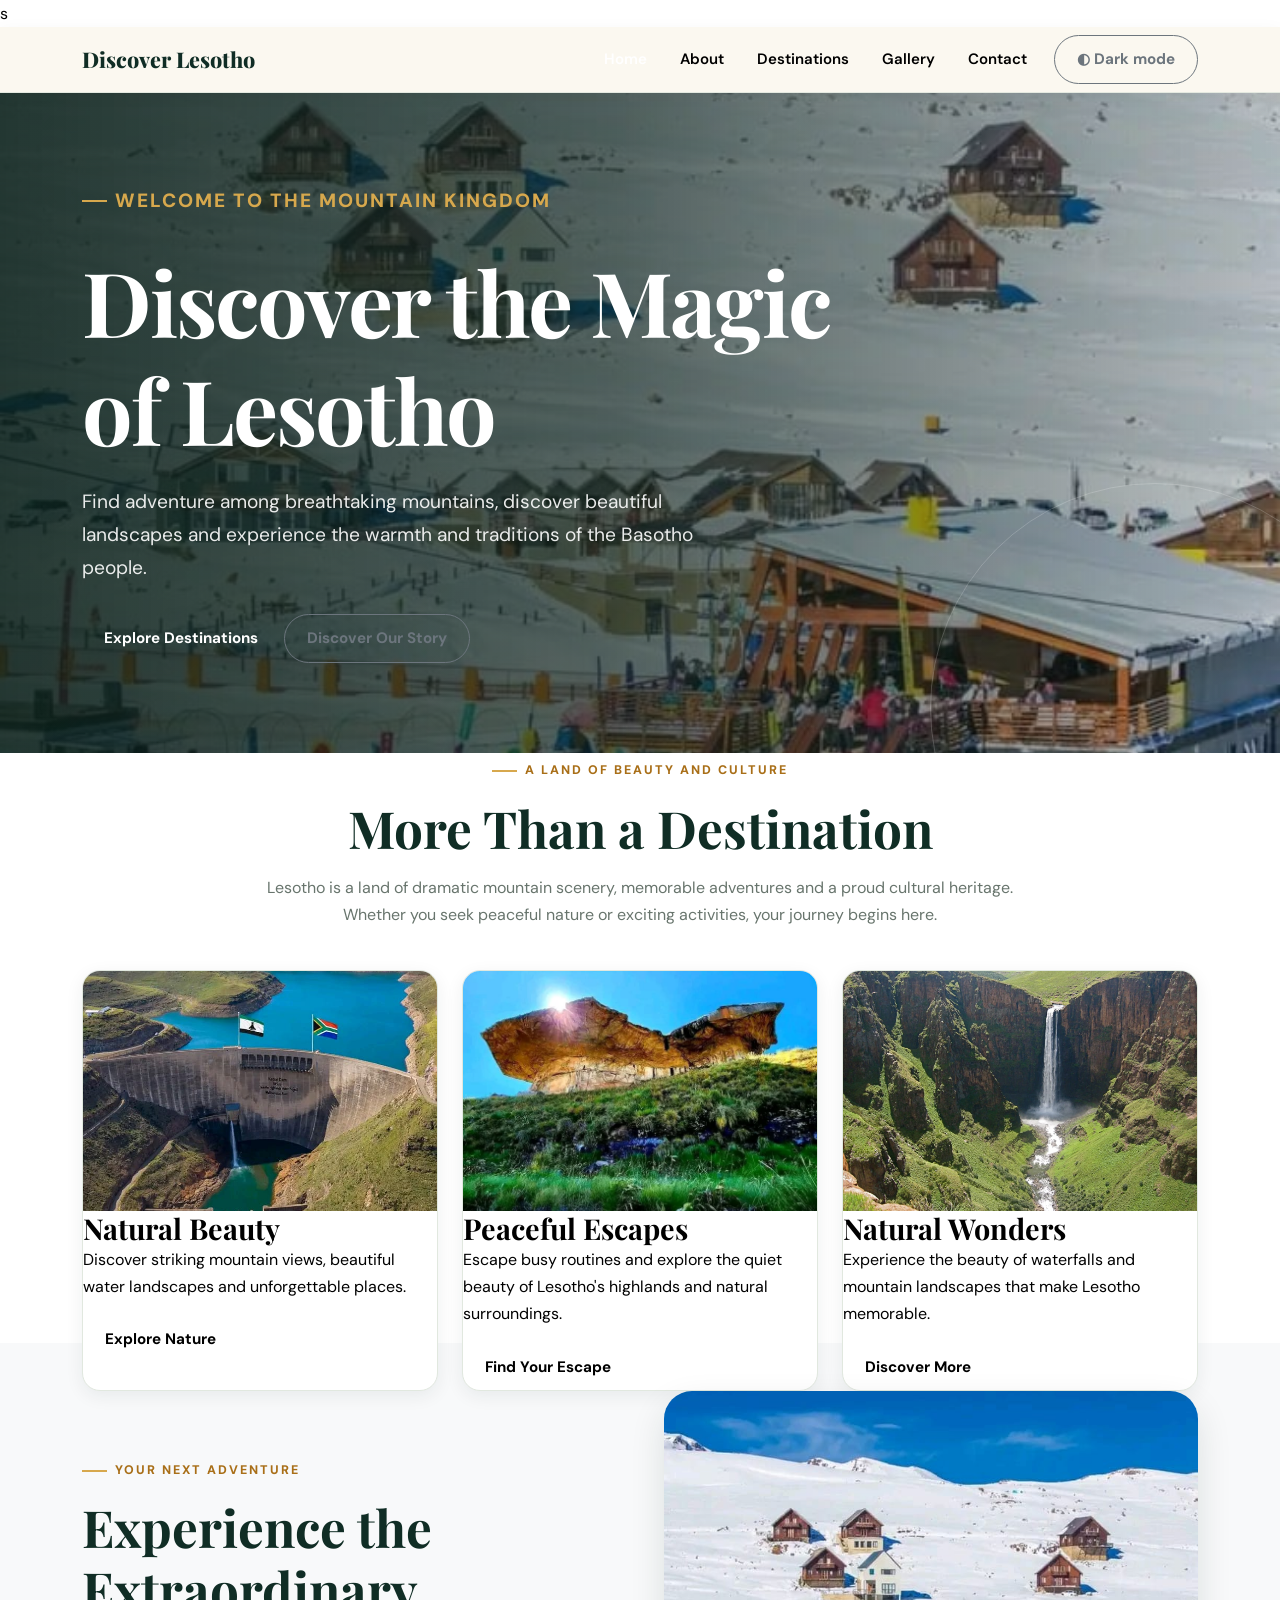
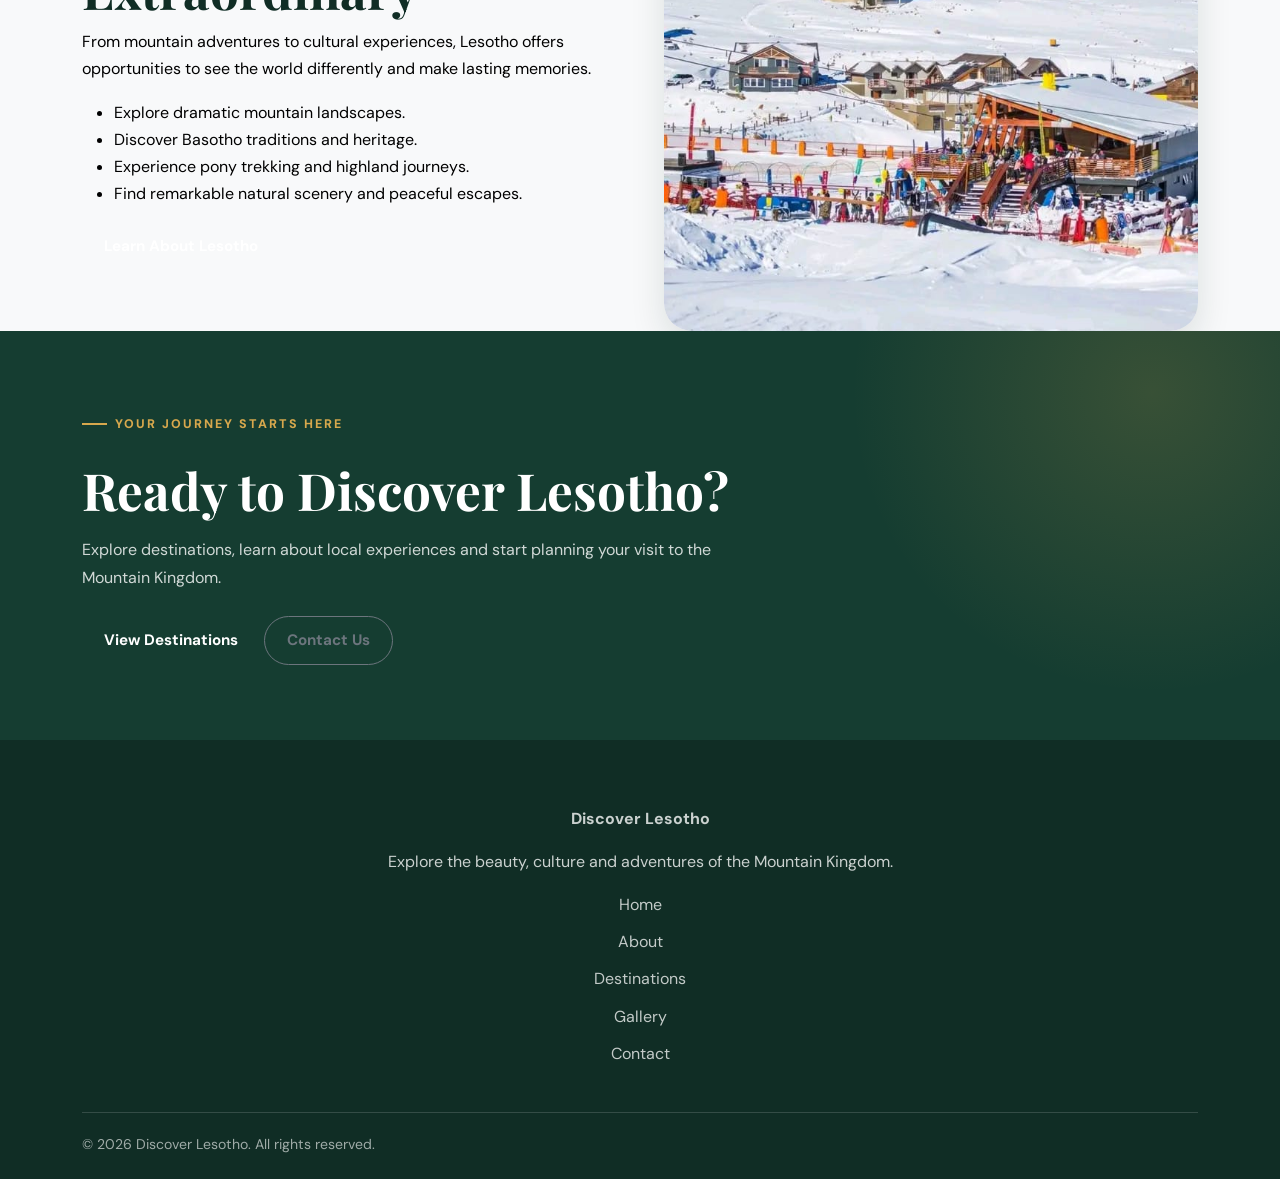
<file: Discover-Lesotho/index.html>
<!DOCTYPE html>
<html lang="en">
<head>s
  <meta charset="UTF-8">
  <meta name="viewport" content="width=device-width, initial-scale=1">

  <meta
    name="description"
    content="Discover Lesotho, the Mountain Kingdom. Explore Afriski, Katse Dam, Sehlabathebe, Maletsunyane Falls and Basotho culture."
  >

  <title>Discover Lesotho | The Mountain Kingdom</title>

  
  <link rel="preconnect" href="https://fonts.googleapis.com">
  <link rel="preconnect" href="https://fonts.gstatic.com" crossorigin>

  <link
    href="https://fonts.googleapis.com/css2?family=DM+Sans:wght@400;500;600;700;800&family=Playfair+Display:wght@400;500;600;700&display=swap"
    rel="stylesheet"
  >

  
  <link
    href="https://cdn.jsdelivr.net/npm/bootstrap@5.3.3/dist/css/bootstrap.min.css"
    rel="stylesheet"
  >

  
  <link rel="stylesheet" href="css/style.css">

  <!-- Website JavaScript -->
  <script src="js/script.js" defer></script>
</head>

<body>

  
  <a class="skip-link" href="#main-content">
    Skip to content
  </a>

  
  <nav class="navbar navbar-expand-lg site-nav sticky-top">
    <div class="container">

      <a class="navbar-brand" href="index.html">
        Discover Lesotho
      </a>

      <button
        class="navbar-toggler"
        type="button"
        data-bs-toggle="collapse"
        data-bs-target="#mainNavigation"
        aria-controls="mainNavigation"
        aria-expanded="false"
        aria-label="Toggle navigation"
      >
        <span class="navbar-toggler-icon"></span>
      </button>

      <div class="collapse navbar-collapse" id="mainNavigation">
        <ul class="navbar-nav ms-auto align-items-lg-center">

          <li class="nav-item">
            <a class="nav-link active" href="index.html" aria-current="page">
              Home
            </a>
          </li>

          <li class="nav-item">
            <a class="nav-link" href="about.html">
              About
            </a>
          </li>

          <li class="nav-item">
            <a class="nav-link" href="destinations.html">
              Destinations
            </a>
          </li>

          <li class="nav-item">
            <a class="nav-link" href="gallery.html">
              Gallery
            </a>
          </li>

          <li class="nav-item">
            <a class="nav-link" href="contact.html">
              Contact
            </a>
          </li>

          <li class="nav-item ms-lg-2">
            <button
              class="btn btn-outline-secondary"
              type="button"
              data-theme-toggle
              aria-label="Switch to dark mode"
            >
              Dark mode
            </button>
          </li>

        </ul>
      </div>
    </div>
  </nav>

  <main id="main-content">

    
    <section class="hero">
      <div class="container">
        <div class="hero-content">

          <p class="eyebrow">
            WELCOME TO THE MOUNTAIN KINGDOM
          </p>

          <h1>
            Discover the Magic of Lesotho
          </h1>

          <p>
            Find adventure among breathtaking mountains, discover
            beautiful landscapes and experience the warmth and
            traditions of the Basotho people.
          </p>

          <div class="mt-4">
            <a href="destinations.html" class="btn btn-primary">
              Explore Destinations
            </a>

            <a href="about.html" class="btn btn-outline-secondary">
              Discover Our Story
            </a>
          </div>

        </div>
      </div>
    </section>

    
    <section class="section-padding">
      <div class="container">

        <div class="section-heading">
          <p class="eyebrow">A LAND OF BEAUTY AND CULTURE</p>

          <h2>More Than a Destination</h2>

          <p>
            Lesotho is a land of dramatic mountain scenery,
            memorable adventures and a proud cultural heritage.
            Whether you seek peaceful nature or exciting activities,
            your journey begins here.
          </p>
        </div>

        <div class="row g-4">

          <div class="col-md-4">
            <article class="feature-card">
              <img
                src="images/katse.jpeg"
                alt="Katse Dam and the surrounding mountain scenery"
                loading="lazy"
              >

              <div class="card-body">
                <h3 class="card-title">Natural Beauty</h3>

                <p class="card-text">
                  Discover striking mountain views, beautiful
                  water landscapes and unforgettable places.
                </p>

                <a href="destinations.html" class="btn btn-outline-primary">
                  Explore Nature
                </a>
              </div>
            </article>
          </div>

          <div class="col-md-4">
            <article class="feature-card">
              <img
                src="images/sehlabathebe.jpeg"
                alt="The peaceful highland scenery of Sehlabathebe"
                loading="lazy"
              >

              <div class="card-body">
                <h3 class="card-title">Peaceful Escapes</h3>

                <p class="card-text">
                  Escape busy routines and explore the quiet beauty
                  of Lesotho's highlands and natural surroundings.
                </p>

                <a href="destinations.html" class="btn btn-outline-primary">
                  Find Your Escape
                </a>
              </div>
            </article>
          </div>

          <div class="col-md-4">
            <article class="feature-card">
              <img
                src="images/maletsunyane.jpeg"
                alt="Maletsunyane Falls surrounded by rugged scenery"
                loading="lazy"
              >

              <div class="card-body">
                <h3 class="card-title">Natural Wonders</h3>

                <p class="card-text">
                  Experience the beauty of waterfalls and mountain
                  landscapes that make Lesotho memorable.
                </p>

                <a href="destinations.html" class="btn btn-outline-primary">
                  Discover More
                </a>
              </div>
            </article>
          </div>

        </div>
      </div>
    </section>

    
    <section class="section-padding bg-light">
      <div class="container">

        <div class="row align-items-center g-5">

          <div class="col-lg-6">
            <p class="eyebrow">YOUR NEXT ADVENTURE</p>

            <h2>Experience the Extraordinary</h2>

            <p>
              From mountain adventures to cultural experiences,
              Lesotho offers opportunities to see the world
              differently and make lasting memories.
            </p>

            <ul class="about-list">
              <li>Explore dramatic mountain landscapes.</li>
              <li>Discover Basotho traditions and heritage.</li>
              <li>Experience pony trekking and highland journeys.</li>
              <li>Find remarkable natural scenery and peaceful escapes.</li>
            </ul>

            <a href="about.html" class="btn btn-primary">
              Learn About Lesotho
            </a>
          </div>

          <div class="col-lg-6">
            <img
              src="images/afriski.jpeg"
              alt="Afriski mountain resort in Lesotho"
              class="about-image"
              loading="lazy"
            >
          </div>

        </div>
      </div>
    </section>

    
    <section class="cta-section">
      <div class="container">

        <p class="eyebrow">YOUR JOURNEY STARTS HERE</p>

        <h2>Ready to Discover Lesotho?</h2>

        <p>
          Explore destinations, learn about local experiences
          and start planning your visit to the Mountain Kingdom.
        </p>

        <a href="destinations.html" class="btn btn-primary">
          View Destinations
        </a>

        <a href="contact.html" class="btn btn-outline-secondary">
          Contact Us
        </a>

      </div>
    </section>

  </main>

  
  <footer class="site-footer">
    <div class="container text-center">

      <strong>Discover Lesotho</strong>

      <p class="mt-3">
        Explore the beauty, culture and adventures of the Mountain Kingdom.
      </p>

      <div class="footer-links">
        <a href="index.html">Home</a>
        <a href="about.html">About</a>
        <a href="destinations.html">Destinations</a>
        <a href="gallery.html">Gallery</a>
        <a href="contact.html">Contact</a>
      </div>

      <div class="footer-bottom">
        <p class="mb-0">
          &copy; <span data-year></span> Discover Lesotho.
          All rights reserved.
        </p>
      </div>

    </div>
  </footer>

  
  <script
    src="https://cdn.jsdelivr.net/npm/bootstrap@5.3.3/dist/js/bootstrap.bundle.min.js"
  ></script>

</body>
</html>
</file>
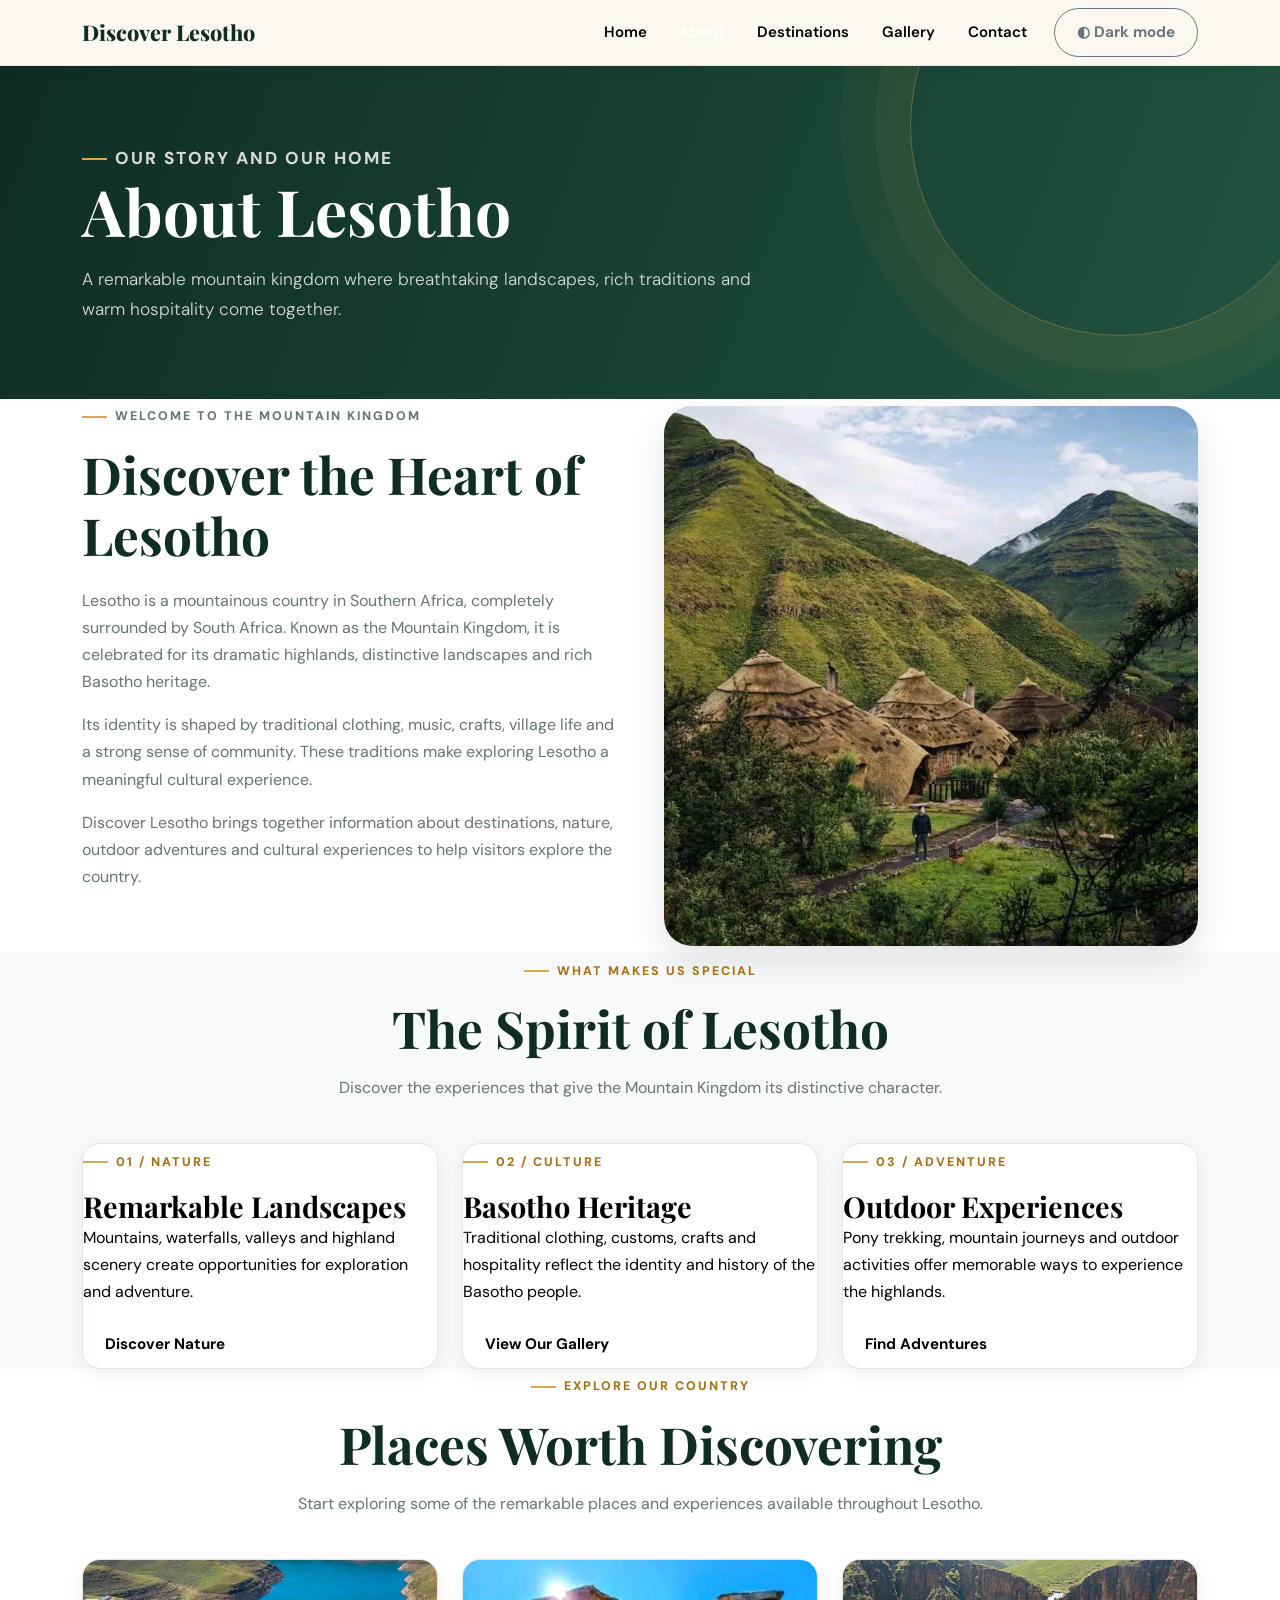
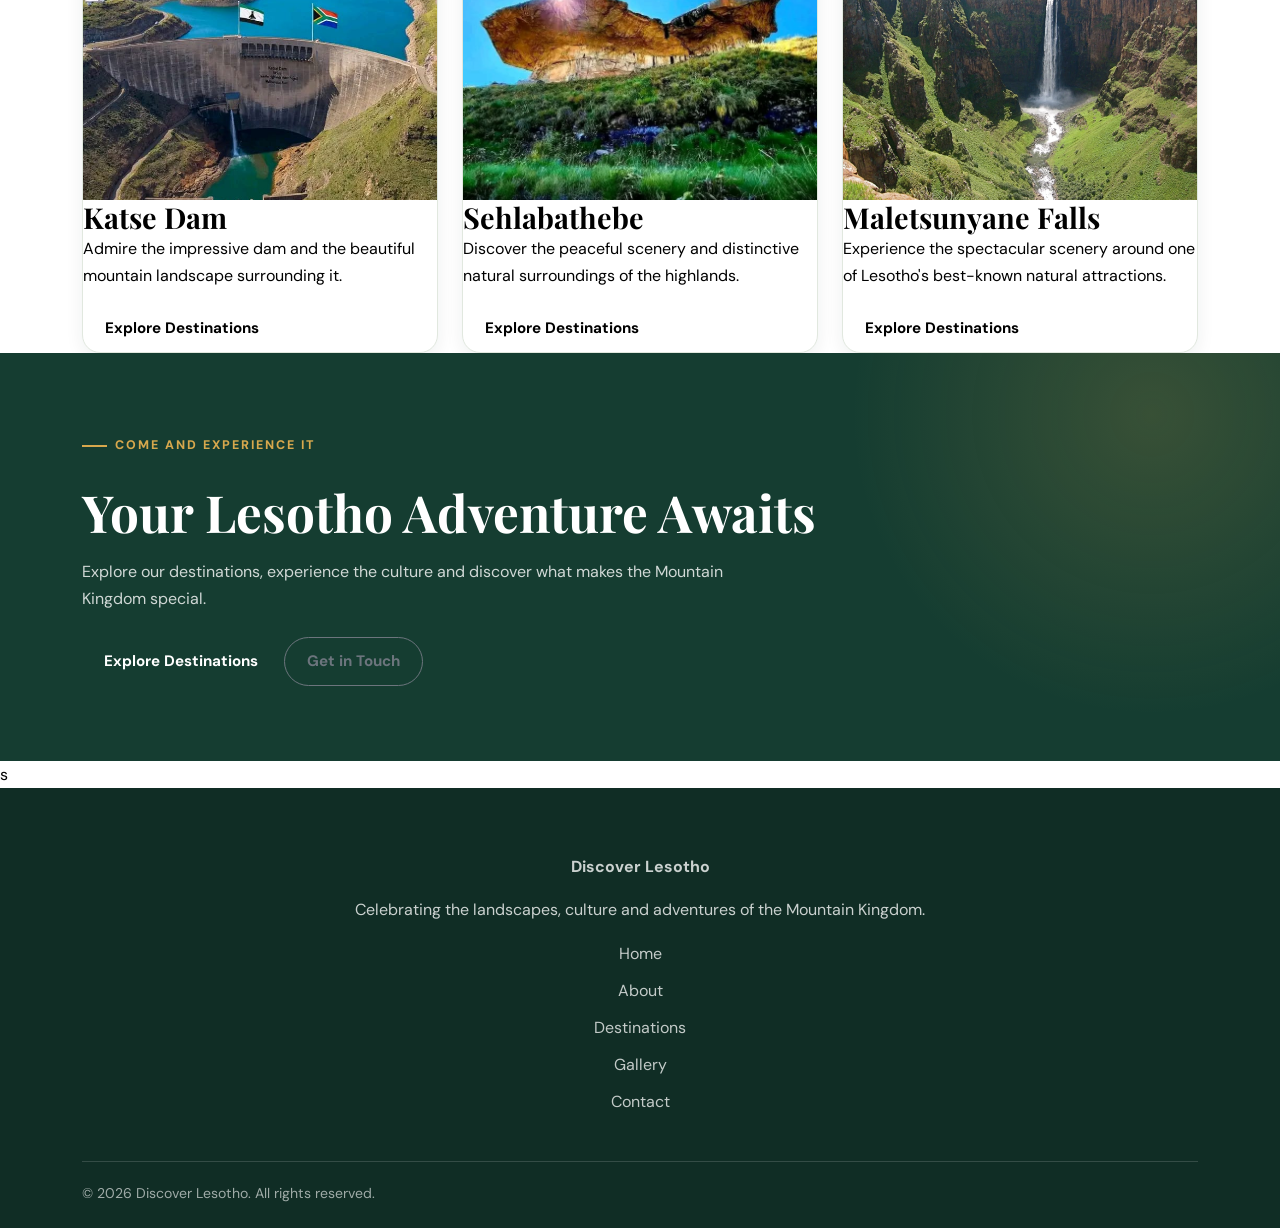
<file: Discover-Lesotho/about.html>
<!DOCTYPE html>
<html lang="en">
<head>
  <meta charset="UTF-8">
  <meta name="viewport" content="width=device-width, initial-scale=1">

  <meta
    name="description"
    content="Learn about Lesotho, its mountain landscapes, Basotho culture, traditions and tourism experiences."
  >

  <title>About Us | Discover Lesotho</title>

  
  <link rel="preconnect" href="https://fonts.googleapis.com">
  <link rel="preconnect" href="https://fonts.gstatic.com" crossorigin>

  <link
    href="https://fonts.googleapis.com/css2?family=DM+Sans:wght@400;500;600;700;800&family=Playfair+Display:wght@400;500;600;700&display=swap"
    rel="stylesheet"
  >


  <link
    href="https://cdn.jsdelivr.net/npm/bootstrap@5.3.3/dist/css/bootstrap.min.css"
    rel="stylesheet"
  >

  
  <link rel="stylesheet" href="css/style.css">


  <script src="js/script.js" defer></script>
</head>

<body>

  
  <a class="skip-link" href="#main-content">
    Skip to content
  </a>


  <nav class="navbar navbar-expand-lg site-nav sticky-top">
    <div class="container">

      <a class="navbar-brand" href="index.html">
        Discover Lesotho
      </a>

      <button
        class="navbar-toggler"
        type="button"
        data-bs-toggle="collapse"
        data-bs-target="#mainNavigation"
        aria-controls="mainNavigation"
        aria-expanded="false"
        aria-label="Toggle navigation"
      >
        <span class="navbar-toggler-icon"></span>
      </button>

      <div class="collapse navbar-collapse" id="mainNavigation">
        <ul class="navbar-nav ms-auto align-items-lg-center">

          <li class="nav-item">
            <a class="nav-link" href="index.html">
              Home
            </a>
          </li>

          <li class="nav-item">
            <a
              class="nav-link active"
              href="about.html"
              aria-current="page"
            >
              About
            </a>
          </li>

          <li class="nav-item">
            <a class="nav-link" href="destinations.html">
              Destinations
            </a>
          </li>

          <li class="nav-item">
            <a class="nav-link" href="gallery.html">
              Gallery
            </a>
          </li>

          <li class="nav-item">
            <a class="nav-link" href="contact.html">
              Contact
            </a>
          </li>

          <li class="nav-item ms-lg-2">
            <button
              class="btn btn-outline-secondary"
              type="button"
              data-theme-toggle
              aria-label="Switch to dark mode"
            >
              Dark mode
            </button>
          </li>

        </ul>
      </div>
    </div>
  </nav>

  <main id="main-content">

    
    <section class="page-hero">
      <div class="container">

        <p class="eyebrow">OUR STORY AND OUR HOME</p>

        <h1>About Lesotho</h1>

        <p class="lead">
          A remarkable mountain kingdom where breathtaking landscapes,
          rich traditions and warm hospitality come together.
        </p>

      </div>
    </section>

    
    <section class="section-padding">
      <div class="container">

        <div class="row align-items-center g-5">

          <div class="col-lg-6">
            <div class="about-content">

              <p class="eyebrow">WELCOME TO THE MOUNTAIN KINGDOM</p>

              <h2>Discover the Heart of Lesotho</h2>

              <p>
                Lesotho is a mountainous country in Southern Africa,
                completely surrounded by South Africa. Known as the
                Mountain Kingdom, it is celebrated for its dramatic
                highlands, distinctive landscapes and rich Basotho heritage.
              </p>

              <p>
                Its identity is shaped by traditional clothing,
                music, crafts, village life and a strong sense of
                community. These traditions make exploring Lesotho
                a meaningful cultural experience.
              </p>

              <p>
                Discover Lesotho brings together information about
                destinations, nature, outdoor adventures and cultural
                experiences to help visitors explore the country.
              </p>

              <a href="destinations.html" class="btn btn-primary">
                Explore Lesotho
              </a>

            </div>
          </div>

          <div class="col-lg-6">
            <img
              src="images/botle.jpeg"
              alt="The beauty and heritage of Lesotho"
              class="about-image"
              loading="lazy"
            >
          </div>

        </div>
      </div>
    </section>

    
    <section class="section-padding bg-light">
      <div class="container">

        <div class="section-heading">
          <p class="eyebrow">WHAT MAKES US SPECIAL</p>

          <h2>The Spirit of Lesotho</h2>

          <p>
            Discover the experiences that give the Mountain Kingdom
            its distinctive character.
          </p>
        </div>

        <div class="row g-4">

          <div class="col-md-4">
            <article class="feature-card">
              <div class="card-body">
                <p class="eyebrow">01 / NATURE</p>

                <h3 class="card-title">Remarkable Landscapes</h3>

                <p class="card-text">
                  Mountains, waterfalls, valleys and highland scenery
                  create opportunities for exploration and adventure.
                </p>

                <a href="destinations.html" class="btn btn-outline-primary">
                  Discover Nature
                </a>
              </div>
            </article>
          </div>

          <div class="col-md-4">
            <article class="feature-card">
              <div class="card-body">
                <p class="eyebrow">02 / CULTURE</p>

                <h3 class="card-title">Basotho Heritage</h3>

                <p class="card-text">
                  Traditional clothing, customs, crafts and hospitality
                  reflect the identity and history of the Basotho people.
                </p>

                <a href="gallery.html" class="btn btn-outline-primary">
                  View Our Gallery
                </a>
              </div>
            </article>
          </div>

          <div class="col-md-4">
            <article class="feature-card">
              <div class="card-body">
                <p class="eyebrow">03 / ADVENTURE</p>

                <h3 class="card-title">Outdoor Experiences</h3>

                <p class="card-text">
                  Pony trekking, mountain journeys and outdoor activities
                  offer memorable ways to experience the highlands.
                </p>

                <a href="destinations.html" class="btn btn-outline-primary">
                  Find Adventures
                </a>
              </div>
            </article>
          </div>

        </div>
      </div>
    </section>

    
    <section class="section-padding">
      <div class="container">

        <div class="section-heading">
          <p class="eyebrow">EXPLORE OUR COUNTRY</p>

          <h2>Places Worth Discovering</h2>

          <p>
            Start exploring some of the remarkable places and experiences
            available throughout Lesotho.
          </p>
        </div>

        <div class="row g-4">

          <div class="col-md-4">
            <article class="destination-card">
              <img
                src="images/katse.jpeg"
                alt="Katse Dam and the surrounding mountains"
                loading="lazy"
              >

              <div class="card-body">
                <h3 class="card-title">Katse Dam</h3>

                <p class="card-text">
                  Admire the impressive dam and the beautiful
                  mountain landscape surrounding it.
                </p>

                <a href="destinations.html" class="btn btn-outline-primary">
                  Explore Destinations
                </a>
              </div>
            </article>
          </div>

          <div class="col-md-4">
            <article class="destination-card">
              <img
                src="images/sehlabathebe.jpeg"
                alt="The highland landscape of Sehlabathebe"
                loading="lazy"
              >

              <div class="card-body">
                <h3 class="card-title">Sehlabathebe</h3>

                <p class="card-text">
                  Discover the peaceful scenery and distinctive
                  natural surroundings of the highlands.
                </p>

                <a href="destinations.html" class="btn btn-outline-primary">
                  Explore Destinations
                </a>
              </div>
            </article>
          </div>

          <div class="col-md-4">
            <article class="destination-card">
              <img
                src="images/maletsunyane.jpeg"
                alt="Maletsunyane Falls and its rugged surroundings"
                loading="lazy"
              >

              <div class="card-body">
                <h3 class="card-title">Maletsunyane Falls</h3>

                <p class="card-text">
                  Experience the spectacular scenery around one of
                  Lesotho's best-known natural attractions.
                </p>

                <a href="destinations.html" class="btn btn-outline-primary">
                  Explore Destinations
                </a>
              </div>
            </article>
          </div>

        </div>
      </div>
    </section>

    
    <section class="cta-section">
      <div class="container">

        <p class="eyebrow">COME AND EXPERIENCE IT</p>

        <h2>Your Lesotho Adventure Awaits</h2>

        <p>
          Explore our destinations, experience the culture
          and discover what makes the Mountain Kingdom special.
        </p>

        <a href="destinations.html" class="btn btn-primary">
          Explore Destinations
        </a>

        <a href="contact.html" class="btn btn-outline-secondary">
          Get in Touch
        </a>

      </div>
    </section>

  </main>

  s
  <footer class="site-footer">
    <div class="container text-center">

      <strong>Discover Lesotho</strong>

      <p class="mt-3">
        Celebrating the landscapes, culture and adventures
        of the Mountain Kingdom.
      </p>

      <div class="footer-links">
        <a href="index.html">Home</a>
        <a href="about.html">About</a>
        <a href="destinations.html">Destinations</a>
        <a href="gallery.html">Gallery</a>
        <a href="contact.html">Contact</a>
      </div>

      <div class="footer-bottom">
        <p class="mb-0">
          &copy; <span data-year></span> Discover Lesotho.
          All rights reserved.
        </p>
      </div>

    </div>
  </footer>


  <script
    src="https://cdn.jsdelivr.net/npm/bootstrap@5.3.3/dist/js/bootstrap.bundle.min.js"
  ></script>

</body>
</html>
</file>
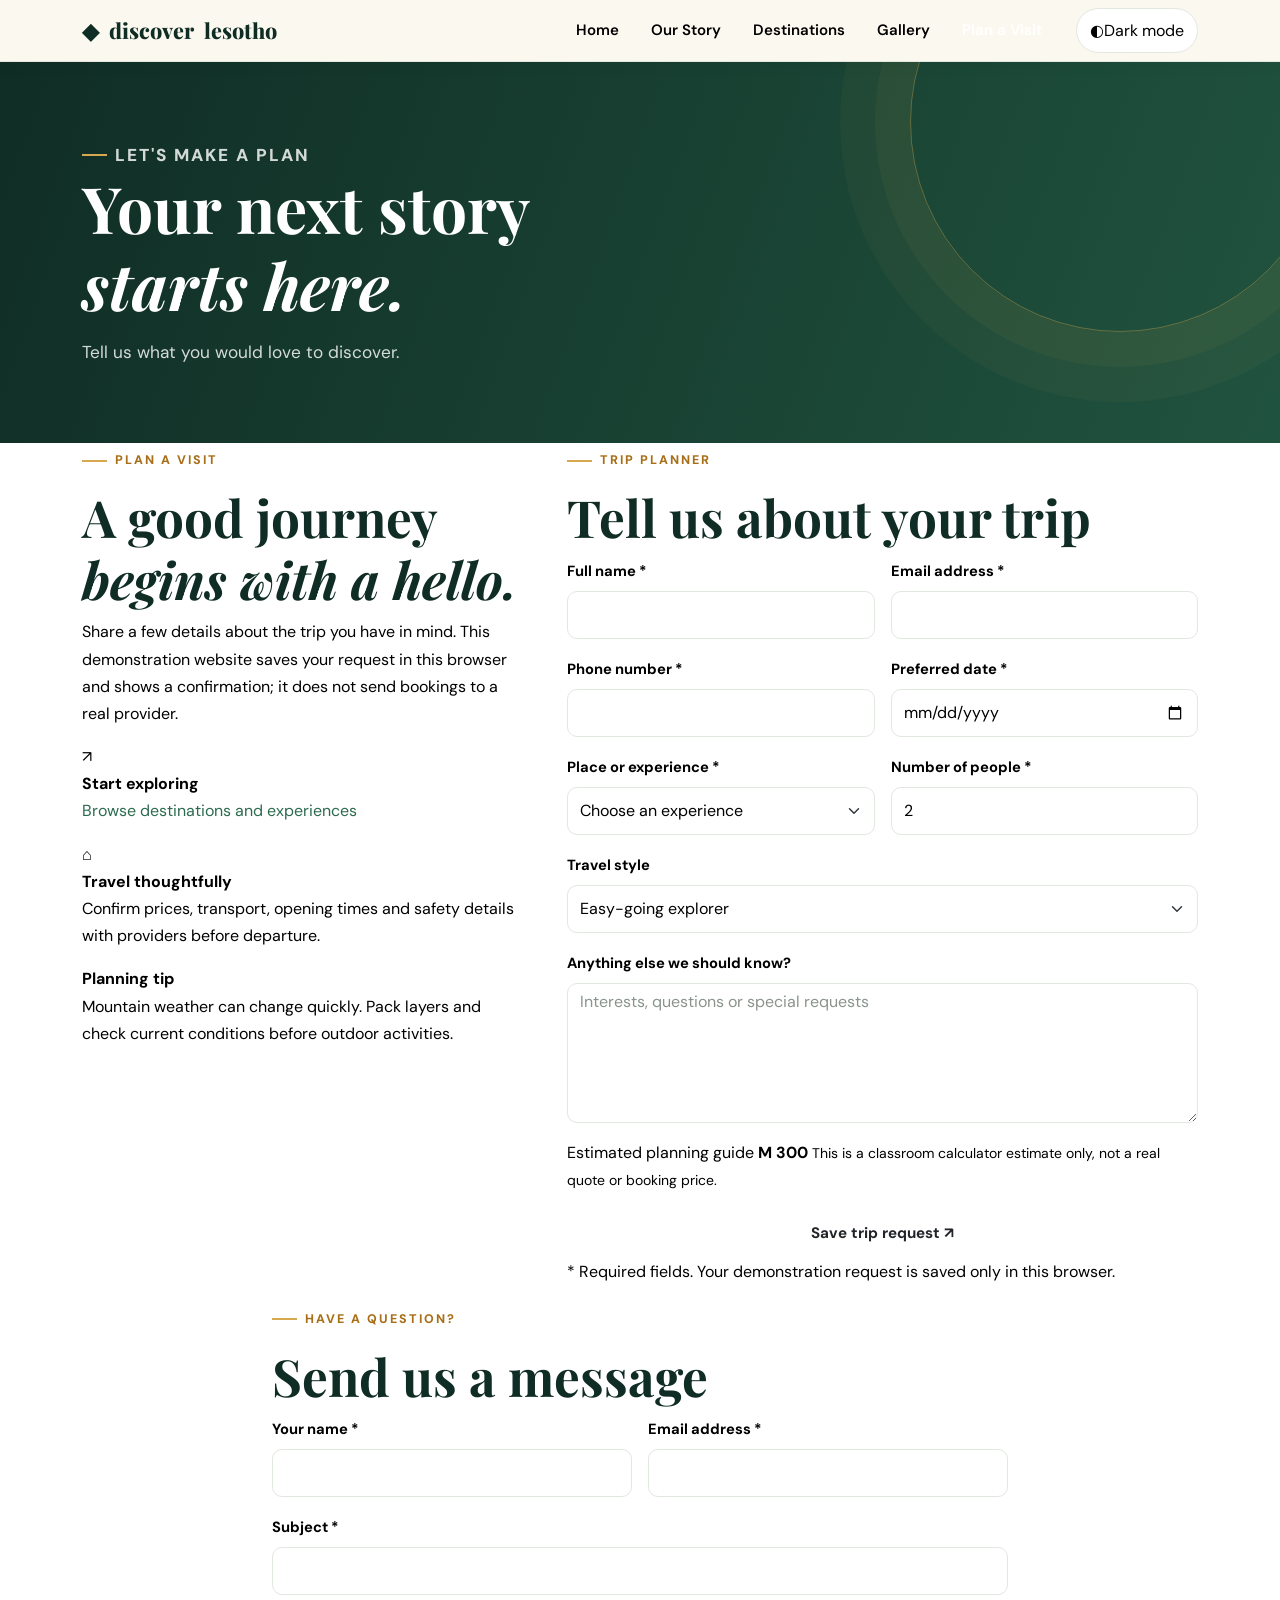
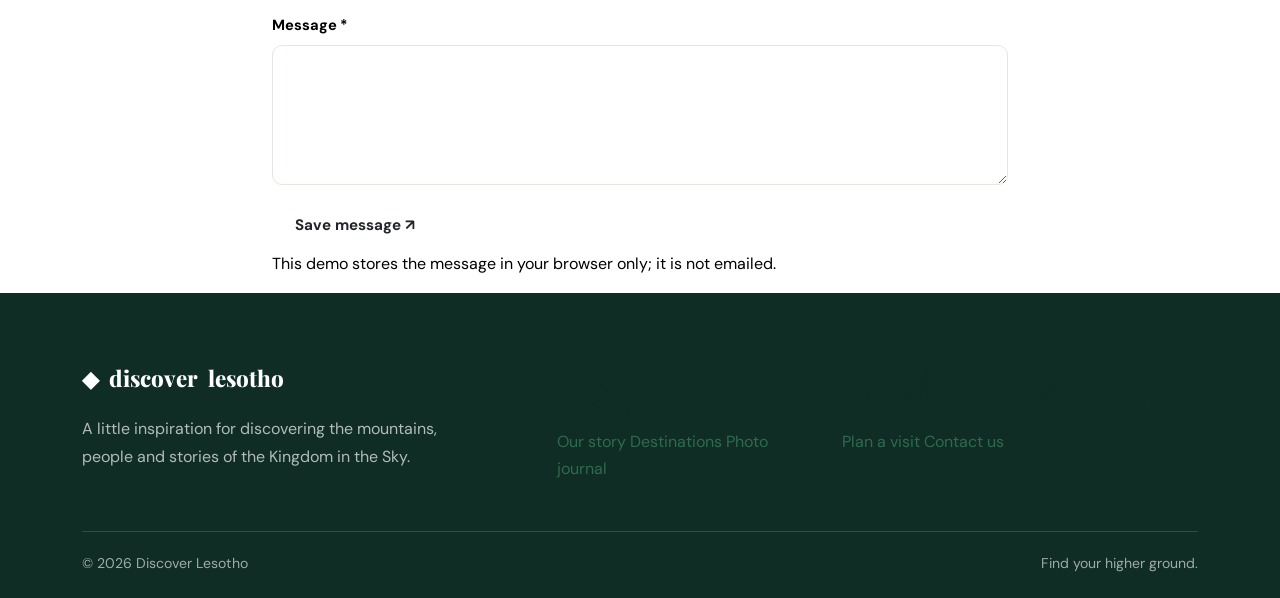
<file: Discover-Lesotho/contact.html>
<!DOCTYPE html>
<html lang="en">
<head>
    <meta charset="UTF-8">
    <meta name="viewport" content="width=device-width, initial-scale=1">

    <meta
        name="description"
        content="Start planning a Lesotho trip or send Discover Lesotho a message."
    >

    <title>Plan a Visit | Discover Lesotho</title>

    <link rel="preconnect" href="https://fonts.googleapis.com">
    <link rel="preconnect" href="https://fonts.gstatic.com" crossorigin>

    <link
        href="https://fonts.googleapis.com/css2?family=DM+Sans:wght@400;500;600;700&family=Playfair+Display:wght@500;600;700&display=swap"
        rel="stylesheet"
    >

    <link
        href="https://cdn.jsdelivr.net/npm/bootstrap@5.3.3/dist/css/bootstrap.min.css"
        rel="stylesheet"
    >

    <link rel="stylesheet" href="css/style.css">

    <script src="js/script.js" defer></script>
</head>

<body>
    
    <a class="skip-link" href="#main-content">
        Skip to content
    </a>

    
    <nav
        class="navbar navbar-expand-lg site-nav sticky-top"
        aria-label="Main navigation"
    >
        <div class="container">

            <a class="navbar-brand brand-mark" href="index.html">
                <span class="brand-symbol">◆</span>
                discover<span>lesotho</span>
            </a>

            <button
                class="navbar-toggler"
                type="button"
                data-bs-toggle="collapse"
                data-bs-target="#mainNav"
                aria-controls="mainNav"
                aria-expanded="false"
                aria-label="Toggle navigation"
            >
                <span class="navbar-toggler-icon"></span>
            </button>

            <div class="collapse navbar-collapse" id="mainNav">
                <ul class="navbar-nav ms-auto align-items-lg-center gap-lg-1">

                    <li class="nav-item">
                        <a class="nav-link" href="index.html">Home</a>
                    </li>

                    <li class="nav-item">
                        <a class="nav-link" href="about.html">
                            Our Story
                        </a>
                    </li>

                    <li class="nav-item">
                        <a class="nav-link" href="destinations.html">
                            Destinations
                        </a>
                    </li>

                    <li class="nav-item">
                        <a class="nav-link" href="gallery.html">
                            Gallery
                        </a>
                    </li>

                    <li class="nav-item">
                        <a
                            class="nav-link active"
                            aria-current="page"
                            href="contact.html"
                        >
                            Plan a Visit
                        </a>
                    </li>

                    <li class="nav-item ms-lg-2">
                        <button
                            class="theme-toggle"
                            type="button"
                            data-theme-toggle
                            aria-label="Switch colour theme"
                        >
                            ◐ <span>Theme</span>
                        </button>
                    </li>

                </ul>
            </div>
        </div>
    </nav>

    <!-- Main Content -->
    <main id="main-content">

        <!-- Page Hero -->
        <section class="page-hero contact-hero">
            <div class="container">
                <p class="eyebrow light-eyebrow">
                    Let's make a plan
                </p>

                <h1>
                    Your next story<br>
                    <em>starts here.</em>
                </h1>

                <p>
                    Tell us what you would love to discover.
                </p>
            </div>
        </section>

        
        <section class="section-space">
            <div class="container">
                <div class="row g-5">

                    
                    <div class="col-lg-5">
                        <p class="eyebrow">Plan a visit</p>

                        <h2 class="section-title">
                            A good journey<br>
                            <em>begins with a hello.</em>
                        </h2>

                        <p class="section-lead">
                            Share a few details about the trip you have
                            in mind. This demonstration website saves
                            your request in this browser and shows a
                            confirmation; it does not send bookings to
                            a real provider.
                        </p>

                        <div class="contact-detail">
                            <span class="contact-icon">↗</span>

                            <div>
                                <strong>Start exploring</strong>

                                <p>
                                    <a href="destinations.html">
                                        Browse destinations and experiences
                                    </a>
                                </p>
                            </div>
                        </div>

                        <div class="contact-detail">
                            <span class="contact-icon">⌂</span>

                            <div>
                                <strong>Travel thoughtfully</strong>

                                <p>
                                    Confirm prices, transport, opening
                                    times and safety details with
                                    providers before departure.
                                </p>
                            </div>
                        </div>

                        <div class="notice-card">
                            <strong>Planning tip</strong>

                            <p>
                                Mountain weather can change quickly.
                                Pack layers and check current conditions
                                before outdoor activities.
                            </p>
                        </div>
                    </div>

                    
                    <div class="col-lg-7">
                        <div class="form-card">

                            <p class="eyebrow">Trip planner</p>

                            <h2 class="form-title">
                                Tell us about your trip
                            </h2>

                            <div
                                id="booking-alert"
                                class="alert d-none"
                                role="status"
                                aria-live="polite"
                            ></div>

                            <form id="booking-form" novalidate>
                                <div class="row g-3">

                                    <div class="col-md-6">
                                        <label
                                            class="form-label"
                                            for="booking-name"
                                        >
                                            Full name *
                                        </label>

                                        <input
                                            class="form-control"
                                            id="booking-name"
                                            name="name"
                                            type="text"
                                            autocomplete="name"
                                            minlength="2"
                                            required
                                        >

                                        <div class="invalid-feedback">
                                            Please enter your name
                                            (at least 2 characters).
                                        </div>
                                    </div>

                                    <div class="col-md-6">
                                        <label
                                            class="form-label"
                                            for="booking-email"
                                        >
                                            Email address *
                                        </label>

                                        <input
                                            class="form-control"
                                            id="booking-email"
                                            name="email"
                                            type="email"
                                            autocomplete="email"
                                            required
                                        >

                                        <div class="invalid-feedback">
                                            Enter a valid email address.
                                        </div>
                                    </div>

                                    <div class="col-md-6">
                                        <label
                                            class="form-label"
                                            for="booking-phone"
                                        >
                                            Phone number *
                                        </label>

                                        <input
                                            class="form-control"
                                            id="booking-phone"
                                            name="phone"
                                            type="tel"
                                            autocomplete="tel"
                                            inputmode="tel"
                                            pattern="[0-9+() -]{7,20}"
                                            required
                                        >

                                        <div class="invalid-feedback">
                                            Enter a phone number with
                                            at least 7 digits.
                                        </div>
                                    </div>

                                    <div class="col-md-6">
                                        <label
                                            class="form-label"
                                            for="booking-date"
                                        >
                                            Preferred date *
                                        </label>

                                        <input
                                            class="form-control"
                                            id="booking-date"
                                            name="date"
                                            type="date"
                                            required
                                        >

                                        <div class="invalid-feedback">
                                            Choose today or a future date.
                                        </div>
                                    </div>

                                    <div class="col-md-6">
                                        <label
                                            class="form-label"
                                            for="booking-place"
                                        >
                                            Place or experience *
                                        </label>

                                        <select
                                            class="form-select"
                                            id="booking-place"
                                            name="place"
                                            required
                                        >
                                            <option value="">
                                                Choose an experience
                                            </option>

                                            <option>
                                                Maletsunyane Falls
                                            </option>

                                            <option>
                                                Katse Dam
                                            </option>

                                            <option>
                                                Highland Passes
                                            </option>

                                            <option>
                                                Sehlabathebe
                                            </option>

                                            <option>
                                                Maseru culture
                                            </option>

                                            <option>
                                                Pony trekking
                                            </option>

                                            <option>
                                                Not sure yet
                                            </option>
                                        </select>

                                        <div class="invalid-feedback">
                                            Please select an experience.
                                        </div>
                                    </div>

                                    <div class="col-md-6">
                                        <label
                                            class="form-label"
                                            for="booking-guests"
                                        >
                                            Number of people *
                                        </label>

                                        <input
                                            class="form-control"
                                            id="booking-guests"
                                            name="guests"
                                            type="number"
                                            min="1"
                                            max="30"
                                            value="2"
                                            required
                                        >

                                        <div class="invalid-feedback">
                                            Choose between 1 and 30 people.
                                        </div>
                                    </div>

                                    <div class="col-12">
                                        <label
                                            class="form-label"
                                            for="booking-style"
                                        >
                                            Travel style
                                        </label>

                                        <select
                                            class="form-select"
                                            id="booking-style"
                                            name="style"
                                        >
                                            <option value="standard">
                                                Easy-going explorer
                                            </option>

                                            <option value="adventure">
                                                Outdoor adventure
                                            </option>

                                            <option value="culture">
                                                Culture and heritage
                                            </option>

                                            <option value="family">
                                                Family-friendly trip
                                            </option>
                                        </select>
                                    </div>

                                    <div class="col-12">
                                        <label
                                            class="form-label"
                                            for="booking-notes"
                                        >
                                            Anything else we should know?
                                        </label>

                                        <textarea
                                            class="form-control"
                                            id="booking-notes"
                                            name="notes"
                                            rows="3"
                                            maxlength="500"
                                            placeholder="Interests, questions or special requests"
                                        ></textarea>
                                    </div>

                                    <!-- Estimated Cost -->
                                    <div class="col-12">
                                        <div class="estimate-box">
                                            <span>
                                                Estimated planning guide
                                            </span>

                                            <strong id="booking-estimate">
                                                M 0
                                            </strong>

                                            <small>
                                                This is a classroom calculator
                                                estimate only, not a real
                                                quote or booking price.
                                            </small>
                                        </div>
                                    </div>

                                    <!-- Submit Trip Request -->
                                    <div class="col-12">
                                        <button
                                            class="btn btn-forest w-100"
                                            type="submit"
                                        >
                                            Save trip request
                                            <span aria-hidden="true">↗</span>
                                        </button>

                                        <p class="form-footnote">
                                            * Required fields. Your
                                            demonstration request is saved
                                            only in this browser.
                                        </p>
                                    </div>

                                </div>
                            </form>
                        </div>
                    </div>

                </div>
            </div>
        </section>

        
        <section
            class="contact-form-section section-space"
            id="contact-form"
        >
            <div class="container">
                <div class="row justify-content-center">

                    <div class="col-lg-8">
                        <div class="form-card">

                            <p class="eyebrow">Have a question?</p>

                            <h2 class="form-title">
                                Send us a message
                            </h2>

                            <div
                                id="contact-alert"
                                class="alert d-none"
                                role="status"
                                aria-live="polite"
                            ></div>

                            <form
                                id="contact-form-element"
                                novalidate
                            >
                                <div class="row g-3">

                                    <div class="col-md-6">
                                        <label
                                            class="form-label"
                                            for="contact-name"
                                        >
                                            Your name *
                                        </label>

                                        <input
                                            class="form-control"
                                            id="contact-name"
                                            name="name"
                                            type="text"
                                            autocomplete="name"
                                            minlength="2"
                                            required
                                        >

                                        <div class="invalid-feedback">
                                            Please enter your name.
                                        </div>
                                    </div>

                                    <div class="col-md-6">
                                        <label
                                            class="form-label"
                                            for="contact-email"
                                        >
                                            Email address *
                                        </label>

                                        <input
                                            class="form-control"
                                            id="contact-email"
                                            name="email"
                                            type="email"
                                            autocomplete="email"
                                            required
                                        >

                                        <div class="invalid-feedback">
                                            Enter a valid email address.
                                        </div>
                                    </div>

                                    <div class="col-12">
                                        <label
                                            class="form-label"
                                            for="contact-subject"
                                        >
                                            Subject *
                                        </label>

                                        <input
                                            class="form-control"
                                            id="contact-subject"
                                            name="subject"
                                            type="text"
                                            minlength="3"
                                            required
                                        >

                                        <div class="invalid-feedback">
                                            Please add a short subject.
                                        </div>
                                    </div>

                                    <div class="col-12">
                                        <label
                                            class="form-label"
                                            for="contact-message"
                                        >
                                            Message *
                                        </label>

                                        <textarea
                                            class="form-control"
                                            id="contact-message"
                                            name="message"
                                            rows="4"
                                            minlength="10"
                                            maxlength="1000"
                                            required
                                        ></textarea>

                                        <div class="invalid-feedback">
                                            Please write at least
                                            10 characters.
                                        </div>
                                    </div>

                                    <!-- Submit Contact Message -->
                                    <div class="col-12">
                                        <button
                                            class="btn btn-forest"
                                            type="submit"
                                        >
                                            Save message
                                            <span aria-hidden="true">↗</span>
                                        </button>

                                        <p class="form-footnote">
                                            This demo stores the message
                                            in your browser only; it is
                                            not emailed.
                                        </p>
                                    </div>

                                </div>
                            </form>

                        </div>
                    </div>

                </div>
            </div>
        </section>

    </main>

    
    <footer class="site-footer">
        <div class="container">
            <div class="row g-4">

                <div class="col-lg-5">
                    <a
                        class="navbar-brand brand-mark footer-brand"
                        href="index.html"
                    >
                        <span class="brand-symbol">◆</span>
                        discover<span>lesotho</span>
                    </a>

                    <p class="footer-description">
                        A little inspiration for discovering the mountains,
                        people and stories of the Kingdom in the Sky.
                    </p>
                </div>

                <div class="col-6 col-lg-3">
                    <h2 class="footer-heading">Explore</h2>

                    <a href="about.html">Our story</a>
                    <a href="destinations.html">Destinations</a>
                    <a href="gallery.html">Photo journal</a>
                </div>

                <div class="col-6 col-lg-4">
                    <h2 class="footer-heading">Make it yours</h2>

                    <a href="contact.html">Plan a visit</a>
                    <a href="#contact-form">Contact us</a>
                </div>

            </div>

            <div class="footer-bottom">
                <span>
                    © <span data-year></span> Discover Lesotho
                </span>

                <span>Find your higher ground.</span>
            </div>
        </div>
    </footer>

    <!-- Bootstrap JavaScript -->
    <script src="https://cdn.jsdelivr.net/npm/bootstrap@5.3.3/dist/js/bootstrap.bundle.min.js"></script>
</body>
</html>
</file>
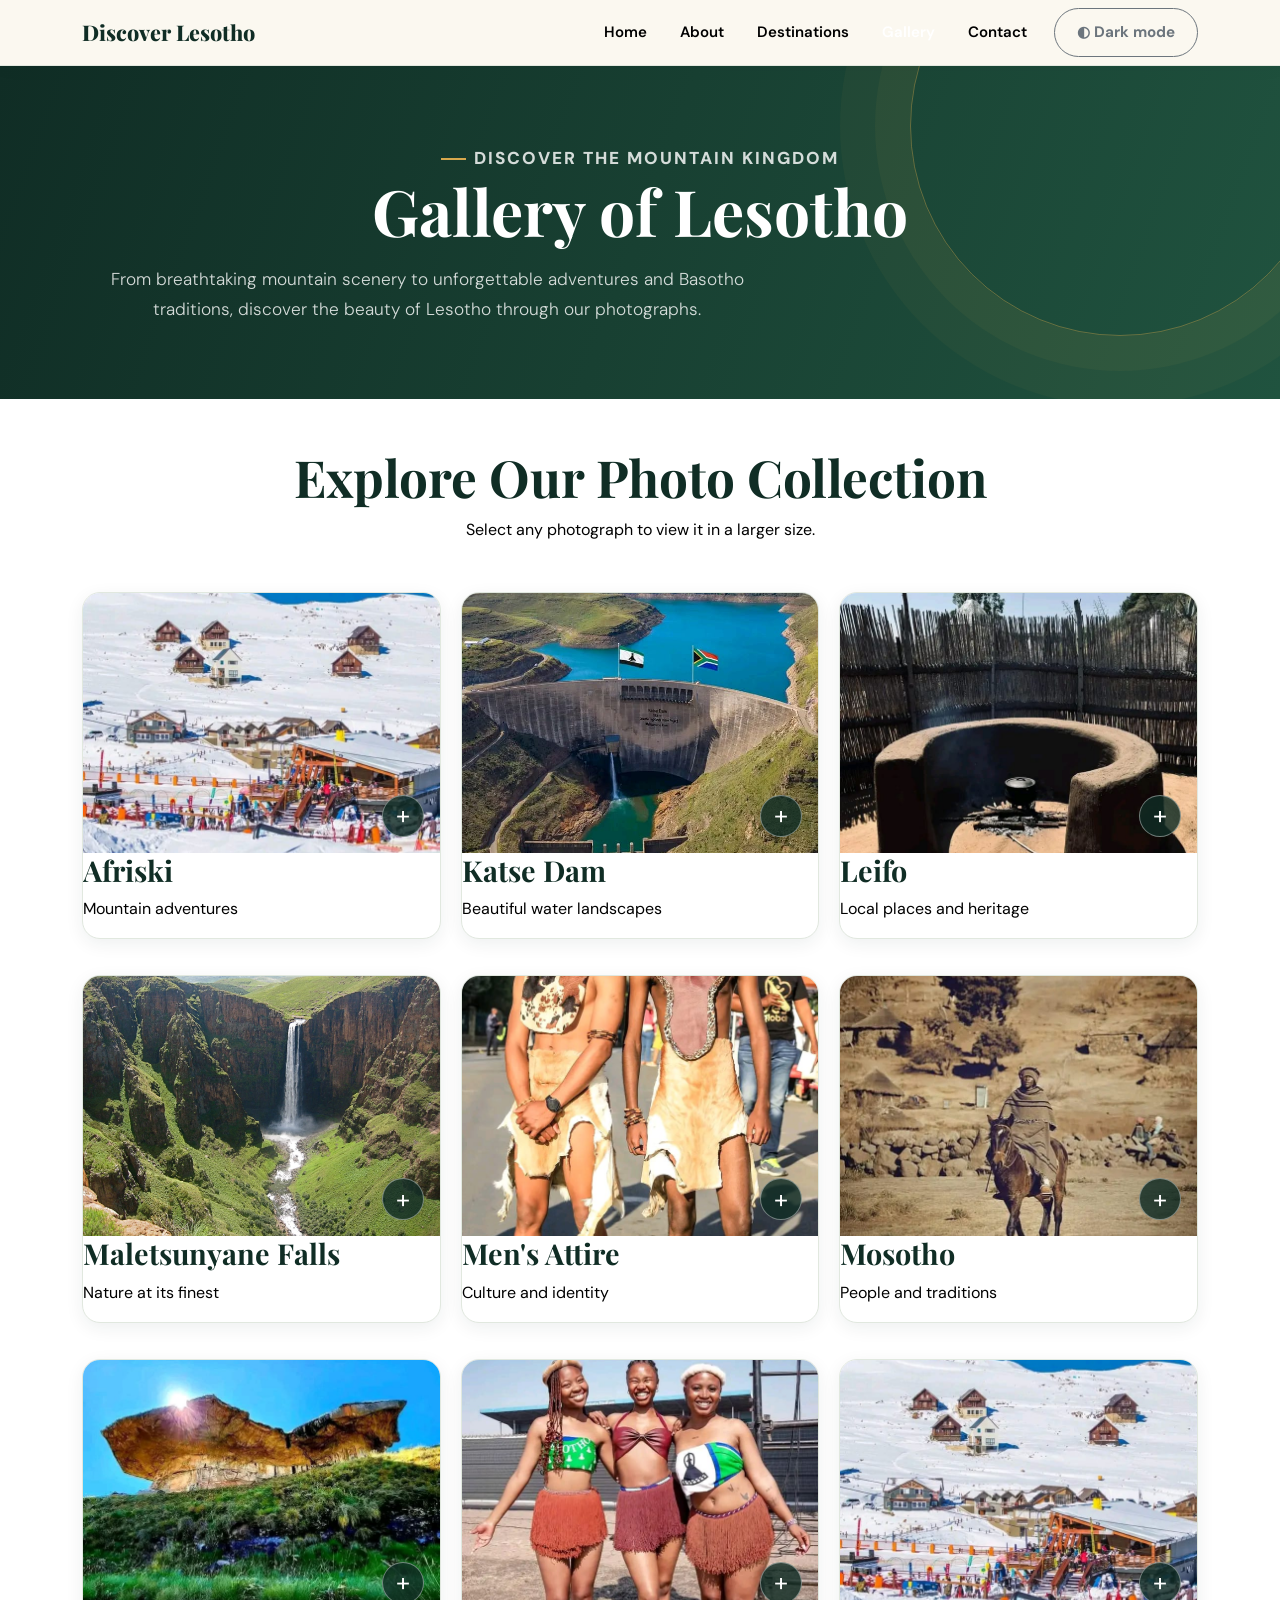
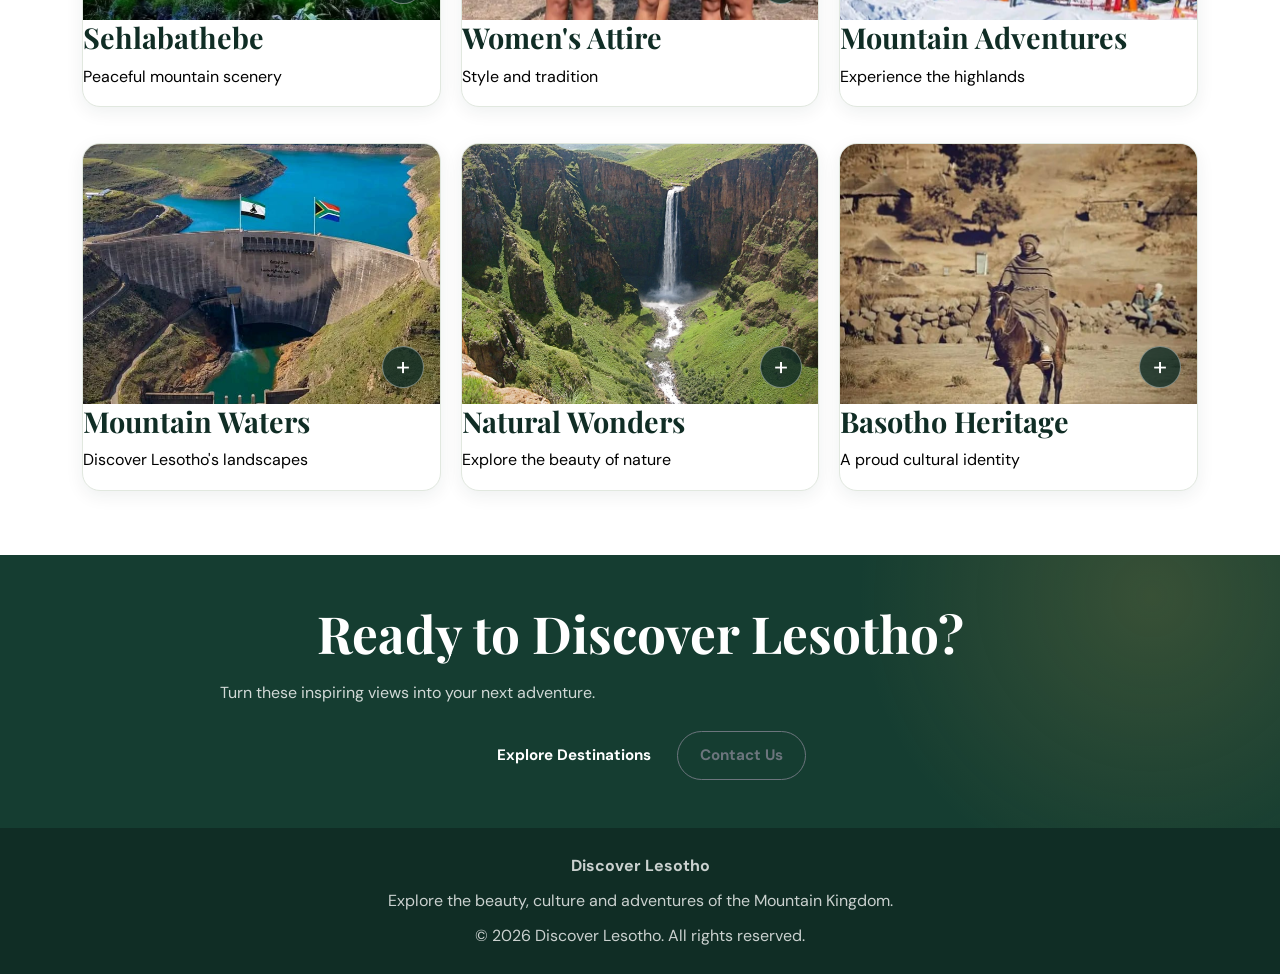
<file: Discover-Lesotho/gallery.html>
<!DOCTYPE html>
<html lang="en">
<head>
  <meta charset="UTF-8">
  <meta name="viewport" content="width=device-width, initial-scale=1">

  <meta
    name="description"
    content="Explore the beauty, landscapes, adventures and cultural heritage of Lesotho through our photo gallery."
  >

  <title>Gallery | Discover Lesotho</title>

  
  <link rel="preconnect" href="https://fonts.googleapis.com">
  <link rel="preconnect" href="https://fonts.gstatic.com" crossorigin>

  <link
    href="https://fonts.googleapis.com/css2?family=DM+Sans:wght@400;500;600;700;800&family=Playfair+Display:wght@400;500;600;700&display=swap"
    rel="stylesheet"
  >

  
  <link
    href="https://cdn.jsdelivr.net/npm/bootstrap@5.3.3/dist/css/bootstrap.min.css"
    rel="stylesheet"
  >

  
  <link rel="stylesheet" href="css/style.css">

  <!-- Website JavaScript -->
  <script src="js/script.js" defer></script>
</head>

<body>

  <a class="skip-link" href="#main-content">
    Skip to content
  </a>

  
  <nav class="navbar navbar-expand-lg site-nav sticky-top">
    <div class="container">

      <a class="navbar-brand" href="index.html">
        Discover Lesotho
      </a>

      <button
        class="navbar-toggler"
        type="button"
        data-bs-toggle="collapse"
        data-bs-target="#mainNavigation"
        aria-controls="mainNavigation"
        aria-expanded="false"
        aria-label="Toggle navigation"
      >
        <span class="navbar-toggler-icon"></span>
      </button>

      <div
        class="collapse navbar-collapse"
        id="mainNavigation"
      >
        <ul class="navbar-nav ms-auto align-items-lg-center">

          <li class="nav-item">
            <a class="nav-link" href="index.html">
              Home
            </a>
          </li>

          <li class="nav-item">
            <a class="nav-link" href="about.html">
              About
            </a>
          </li>

          <li class="nav-item">
            <a class="nav-link" href="destinations.html">
              Destinations
            </a>
          </li>

          <li class="nav-item">
            <a
              class="nav-link active"
              href="gallery.html"
              aria-current="page"
            >
              Gallery
            </a>
          </li>

          <li class="nav-item">
            <a class="nav-link" href="contact.html">
              Contact
            </a>
          </li>

          <li class="nav-item ms-lg-2">
            <button
              class="btn btn-outline-secondary"
              type="button"
              data-theme-toggle
              aria-label="Switch to dark mode"
            >
              Dark mode
            </button>
          </li>

        </ul>
      </div>
    </div>
  </nav>

  
  <main id="main-content">

    
    <section class="page-hero">
      <div class="container text-center">

        <p class="eyebrow">
          DISCOVER THE MOUNTAIN KINGDOM
        </p>

        <h1>Gallery of Lesotho</h1>

        <p class="lead">
          From breathtaking mountain scenery to unforgettable
          adventures and Basotho traditions, discover the beauty
          of Lesotho through our photographs.
        </p>

      </div>
    </section>

    <!-- Gallery section -->
    <section class="gallery-section py-5">
      <div class="container">

        <div class="text-center mb-5">
          <h2>Explore Our Photo Collection</h2>

          <p>
            Select any photograph to view it in a larger size.
          </p>
        </div>

        
        <div class="gallery-grid">

          
          <figure class="gallery-item">
            <button
              class="gallery-image-button"
              type="button"
              data-gallery-image
              data-bs-toggle="modal"
              data-bs-target="#galleryModal"
              aria-label="View Afriski photograph"
            >
              <img
                src="images/afriski.jpeg"
                alt="Snow and mountain activities at Afriski"
                loading="lazy"
              >
            </button>

            <figcaption>
              <h3>Afriski</h3>
              <p>Mountain adventures</p>
            </figcaption>
          </figure>

          
          <figure class="gallery-item">
            <button
              class="gallery-image-button"
              type="button"
              data-gallery-image
              data-bs-toggle="modal"
              data-bs-target="#galleryModal"
              aria-label="View Katse Dam photograph"
            >
              <img
                src="images/katse.jpeg"
                alt="Katse Dam and surrounding mountains"
                loading="lazy"
              >
            </button>

            <figcaption>
              <h3>Katse Dam</h3>
              <p>Beautiful water landscapes</p>
            </figcaption>
          </figure>

          
          <figure class="gallery-item">
            <button
              class="gallery-image-button"
              type="button"
              data-gallery-image
              data-bs-toggle="modal"
              data-bs-target="#galleryModal"
              aria-label="View Leifo photograph"
            >
              <img
                src="images/leifo.jpeg"
                alt="Leifo landscape and traditional stone structure"
                loading="lazy"
              >
            </button>

            <figcaption>
              <h3>Leifo</h3>
              <p>Local places and heritage</p>
            </figcaption>
          </figure>

          
          <figure class="gallery-item">
            <button
              class="gallery-image-button"
              type="button"
              data-gallery-image
              data-bs-toggle="modal"
              data-bs-target="#galleryModal"
              aria-label="View Maletsunyane Falls photograph"
            >
              <img
                src="images/maletsunyane.jpeg"
                alt="Maletsunyane Falls surrounded by green mountains"
                loading="lazy"
              >
            </button>

            <figcaption>
              <h3>Maletsunyane Falls</h3>
              <p>Nature at its finest</p>
            </figcaption>
          </figure>

          
          <figure class="gallery-item">
            <button
              class="gallery-image-button"
              type="button"
              data-gallery-image
              data-bs-toggle="modal"
              data-bs-target="#galleryModal"
              aria-label="View men's attire photograph"
            >
              <img
                src="images/men_attire.jpeg"
                alt="Traditional and cultural men's attire"
                loading="lazy"
              >
            </button>

            <figcaption>
              <h3>Men's Attire</h3>
              <p>Culture and identity</p>
            </figcaption>
          </figure>

          
          <figure class="gallery-item">
            <button
              class="gallery-image-button"
              type="button"
              data-gallery-image
              data-bs-toggle="modal"
              data-bs-target="#galleryModal"
              aria-label="View Mosotho photograph"
            >
              <img
                src="images/mosotho.jpeg"
                alt="A glimpse of Basotho life and heritage"
                loading="lazy"
              >
            </button>

            <figcaption>
              <h3>Mosotho</h3>
              <p>People and traditions</p>
            </figcaption>
          </figure>

          
          <figure class="gallery-item">
            <button
              class="gallery-image-button"
              type="button"
              data-gallery-image
              data-bs-toggle="modal"
              data-bs-target="#galleryModal"
              aria-label="View Sehlabathebe photograph"
            >
              <img
                src="images/sehlabathebe.jpeg"
                alt="The natural landscape of Sehlabathebe"
                loading="lazy"
              >
            </button>

            <figcaption>
              <h3>Sehlabathebe</h3>
              <p>Peaceful mountain scenery</p>
            </figcaption>
          </figure>

          
          <figure class="gallery-item">
            <button
              class="gallery-image-button"
              type="button"
              data-gallery-image
              data-bs-toggle="modal"
              data-bs-target="#galleryModal"
              aria-label="View women's attire photograph"
            >
              <img
                src="images/women_attire.jpeg"
                alt="Women's attire and cultural expression"
                loading="lazy"
              >
            </button>

            <figcaption>
              <h3>Women's Attire</h3>
              <p>Style and tradition</p>
            </figcaption>
          </figure>

        
          <figure class="gallery-item">
            <button
              class="gallery-image-button"
              type="button"
              data-gallery-image
              data-bs-toggle="modal"
              data-bs-target="#galleryModal"
              aria-label="View another Afriski photograph"
            >
              <img
                src="images/afriski.jpeg"
                alt="Afriski mountain resort"
                loading="lazy"
              >
            </button>

            <figcaption>
              <h3>Mountain Adventures</h3>
              <p>Experience the highlands</p>
            </figcaption>
          </figure>

          
          <figure class="gallery-item">
            <button
              class="gallery-image-button"
              type="button"
              data-gallery-image
              data-bs-toggle="modal"
              data-bs-target="#galleryModal"
              aria-label="View another Katse Dam photograph"
            >
              <img
                src="images/katse.jpeg"
                alt="Katse Dam mountain scenery"
                loading="lazy"
              >
            </button>

            <figcaption>
              <h3>Mountain Waters</h3>
              <p>Discover Lesotho's landscapes</p>
            </figcaption>
          </figure>

          
          <figure class="gallery-item">
            <button
              class="gallery-image-button"
              type="button"
              data-gallery-image
              data-bs-toggle="modal"
              data-bs-target="#galleryModal"
              aria-label="View another Maletsunyane Falls photograph"
            >
              <img
                src="images/maletsunyane.jpeg"
                alt="Waterfall and mountain scenery"
                loading="lazy"
              >
            </button>

            <figcaption>
              <h3>Natural Wonders</h3>
              <p>Explore the beauty of nature</p>
            </figcaption>
          </figure>

          <!-- Repeated photo: Mosotho -->
          <figure class="gallery-item">
            <button
              class="gallery-image-button"
              type="button"
              data-gallery-image
              data-bs-toggle="modal"
              data-bs-target="#galleryModal"
              aria-label="View another Basotho heritage photograph"
            >
              <img
                src="images/mosotho.jpeg"
                alt="Basotho people and heritage"
                loading="lazy"
              >
            </button>

            <figcaption>
              <h3>Basotho Heritage</h3>
              <p>A proud cultural identity</p>
            </figcaption>
          </figure>

        </div>
      </div>
    </section>

    <!-- Gallery call to action -->
    <section class="cta-section py-5">
      <div class="container text-center">

        <h2>Ready to Discover Lesotho?</h2>

        <p>
          Turn these inspiring views into your next adventure.
        </p>

        <a href="destinations.html" class="btn btn-primary">
          Explore Destinations
        </a>

        <a href="contact.html" class="btn btn-outline-secondary">
          Contact Us
        </a>

      </div>
    </section>

  </main>

  <!-- Image preview modal -->
  <div
    class="modal fade"
    id="galleryModal"
    tabindex="-1"
    aria-labelledby="galleryModalLabel"
    aria-hidden="true"
  >
    <div class="modal-dialog modal-dialog-centered modal-xl">

      <div class="modal-content">

        <div class="modal-header">
          <h2 class="modal-title fs-5" id="galleryModalLabel">
            Discover Lesotho
          </h2>

          <button
            type="button"
            class="btn-close"
            data-bs-dismiss="modal"
            aria-label="Close image preview"
          ></button>
        </div>

        <div class="modal-body text-center">
          <img
            id="gallery-modal-image"
            src="images/afriski.jpeg"
            alt="Selected photograph from the Discover Lesotho gallery"
            class="img-fluid"
          >
        </div>

      </div>
    </div>
  </div>

  <!-- Footer -->
  <footer class="site-footer py-4">
    <div class="container text-center">

      <p class="mb-2">
        <strong>Discover Lesotho</strong>
      </p>

      <p class="mb-2">
        Explore the beauty, culture and adventures of the Mountain Kingdom.
      </p>

      <p class="mb-0">
        &copy; <span data-year></span> Discover Lesotho.
        All rights reserved.
      </p>

    </div>
  </footer>

  <!-- Bootstrap JavaScript -->
  <script
    src="https://cdn.jsdelivr.net/npm/bootstrap@5.3.3/dist/js/bootstrap.bundle.min.js"
  ></script>

</body>
</html>
</file>
<file: Discover-Lesotho/css/style.css>
@import url('https://fonts.googleapis.com/css2?family=DM+Sans:wght@400;500;600;700;800&family=Playfair+Display:wght@500;600;700;800&display=swap');

   

:root {
  --green-950: #102d25;
  --green-900: #153d31;
  --green-800: #20533
  f;
  --green-700: #2d6b4e;
  --green-600: #39845d;
  --green-100: #e5f0e7;
  --green-50: #f3f8f3;

  --gold-700: #a96f18;
  --gold-600: #c18b2e;
  --gold-500: #d7a84d;
  --gold-100: #f8edcf;

  --cream: #fbf8f0
  --ink: #1d2924;
  --muted: #68756d;
  --border: #e1e8df;
  --surface: #ffffff;
  --surface-soft: #f5f7f2;

  --shadow-sm: 0 5px 18px rgba(16, 45, 37, 0.07);
  --shadow-md: 0 14px 35px rgba(16, 45, 37, 0.12);
  --shadow-lg: 0 22px 55px rgba(16, 45, 37, 0.2);

  --radius-sm: 10px;
  --radius-md: 18px;
  --radius-lg: 28px;
  --radius-pill: 999px;

  --transition: 0.25s ease;
}

  

* {
  box-sizing: border-box;
}

html {
  scroll-behavior: smooth;
  scroll-padding-top: 90px;
}

body {
  margin: 0;
  background: var(--cream);
  color: var(--ink);
  font-family: 'DM Sans', sans-serif;
  font-size: 16px;
  line-height: 1.7;
  transition: background-color var(--transition), color var(--transition);
}

img {
  display: block;
  max-width: 100%;
}

a {
  color: var(--green-700);
  text-decoration: none;
  transition: color var(--transition);
}

a:hover {
  color: var(--gold-700);
}

button,
input,
select,
textarea {
  font: inherit;
}

button {
  cursor: pointer;
}

h1,
h2,
h3,
h4,
h5,
h6 {
  margin-top: 0;
  color: var(--green-950);
  font-family: 'Playfair Display', serif;
  font-weight: 700;
  line-height: 1.2;
}

h1 {
  font-size: clamp(2.5rem, 6vw, 5rem);
}

h2 {
  font-size: clamp(2rem, 4vw, 3.2rem);
}

h3 {
  font-size: clamp(1.35rem, 2.5vw, 1.8rem);
}

p {
  margin-top: 0;
}

::selection {
  background: var(--gold-500);
  color: var(--green-950);
}

:focus-visible {
  outline: 3px solid var(--gold-500);
  outline-offset: 4px;
}


   

.skip-link {
  position: absolute;
  top: -100px;
  left: 16px;
  z-index: 2000;
  padding: 12px 18px;
  border-radius: var(--radius-sm);
  background: var(--green-950);
  color: #ffffff;
}

.skip-link:focus {
  top: 12px;
}


   

.site-nav {
  position: sticky;
  top: 0;
  z-index: 1030;
  background: rgba(251, 248, 240, 0.96);
  border-bottom: 1px solid rgba(225, 232, 223, 0.9);
  box-shadow: 0 3px 16px rgba(16, 45, 37, 0.04);
  backdrop-filter: blur(14px);
}

.site-nav .navbar {
  padding-top: 13px;
  padding-bottom: 13px;
}

.site-nav .navbar-brand {
  display: inline-flex;
  align-items: center;
  gap: 10px;
  color: var(--green-950);
  font-family: 'Playfair Display', serif;
  font-size: 1.35rem;
  font-weight: 800;
}

.brand-mark {
  display: inline-grid;
  width: 40px;
  height: 40px;
  place-items: center;
  border-radius: 13px;
  background: var(--green-800);
  color: var(--gold-500);
  font-family: 'DM Sans', sans-serif;
  font-weight: 800;
}

.site-nav .navbar-nav {
  align-items: center;
  gap: 5px;
}

.site-nav .nav-link {
  padding: 9px 14px !important;
  border-radius: var(--radius-pill);
  color: var(--ink);
  font-size: 0.94rem;
  font-weight: 600;
  transition: all var(--transition);
}

.site-nav .nav-link:hover,
.site-nav .nav-link:focus {
  background: var(--green-100);
  color: var(--green-800);
  transform: translateY(-1px);
}

.site-nav .nav-link.active {
  background: var(--green-800);
  color: #ffffff;
}

.theme-toggle {
  display: inline-flex;
  align-items: center;
  justify-content: center;
  min-width: 43px;
  min-height: 43px;
  margin-left: 8px;
  padding: 8px 13px;
  border: 1px solid var(--border);
  border-radius: var(--radius-pill);
  background: var(--surface);
  color: var(--ink);
  transition: all var(--transition);
}

.theme-toggle:hover {
  border-color: var(--gold-500);
  background: var(--gold-100);
  transform: rotate(-5deg);
}


  

.btn {
  padding: 12px 22px;
  border-radius: var(--radius-pill);
  font-size: 0.95rem;
  font-weight: 700;
  transition: transform var(--transition), box-shadow var(--transition), background-color var(--transition);
}

.btn:hover {
  transform: translateY(-2px);
}

.btn-primary {
  border: 1px solid var(--green-800);
  background: var(--green-800);
  color: #ffffff;
}

.btn-primary:hover,
.btn-primary:focus {
  border-color: var(--green-950);
  background: var(--green-950);
  color: #ffffff;
  box-shadow: var(--shadow-sm);
}

.btn-outline-primary {
  border: 1px solid var(--green-800);
  background: transparent;
  color: var(--green-800);
}

.btn-outline-primary:hover,
.btn-outline-primary:focus {
  border-color: var(--green-800);
  background: var(--green-800);
  color: #ffffff;
}

.btn-gold {
  border: 1px solid var(--gold-500);
  background: var(--gold-500);
  color: var(--green-950);
}

.btn-gold:hover,
.btn-gold:focus {
  border-color: var(--gold-600);
  background: var(--gold-600);
  color: #ffffff;
}

.btn-light {
  border: 1px solid #ffffff;
  background: #ffffff;
  color: var(--green-950);
}

.btn-light:hover {
  background: var(--gold-100);
  color: var(--green-950);
}



.section {
  padding: 85px 0;
}

.section-sm {
  padding: 55px 0;
}

.section-heading {
  max-width: 760px;
  margin: 0 auto 42px;
  text-align: center;
}

.section-heading h2 {
  margin-bottom: 15px;
}

.section-heading > p:not(.eyebrow) {
  margin-bottom: 0;
  color: var(--muted);
}

.eyebrow {
  display: inline-flex;
  align-items: center;
  gap: 8px;
  margin-bottom: 16px;
  color: var(--gold-700);
  font-size: 0.78rem;
  font-weight: 800;
  letter-spacing: 2px;
  text-transform: uppercase;
}

.eyebrow::before {
  width: 25px;
  height: 2px;
  flex-shrink: 0;
  background: var(--gold-500);
  content: '';
}

.text-muted-custom {
  color: var(--muted);
}

.bg-soft {
  background: var(--surface-soft);
}

.rounded-custom {
  border-radius: var(--radius-lg);
}


.hero {
  position: relative;
  display: flex;
  min-height: 660px;
  align-items: center;
  overflow: hidden;
  padding: 90px 0;
  background:
    linear-gradient(
      90deg,
      rgba(10, 32, 25, 0.88) 0%,
      rgba(10, 32, 25, 0.68) 48%,
      rgba(10, 32, 25, 0.22) 100%
    ),
    url('../images/afriski.jpeg') center 45% / cover no-repeat;
  color: #ffffff;
}

.hero::after {
  position: absolute;
  right: -100px;
  bottom: -180px;
  width: 450px;
  height: 450px;
  border: 1px solid rgba(255, 255, 255, 0.18);
  border-radius: 50%;
  content: '';
  pointer-events: none;
}

.hero-content {
  position: relative;
  z-index: 1;
  max-width: 760px;
}

.hero .eyebrow {
  color: var(--gold-500);
}

.hero h1 {
  max-width: 800px;
  margin-bottom: 24px;
  color: #ffffff;
  font-size: clamp(3rem, 7vw, 6rem);
  letter-spacing: -2px;
}

.hero h1 span {
  color: var(--gold-500);
}

.hero p {
  max-width: 650px;
  margin-bottom: 30px;
  color: rgba(255, 255, 255, 0.9);
  font-size: clamp(1rem, 2vw, 1.2rem);
}

.hero-actions {
  display: flex;
  flex-wrap: wrap;
  gap: 13px;
}

.hero-note {
  display: flex;
  align-items: center;
  gap: 10px;
  margin-top: 35px;
  color: rgba(255, 255, 255, 0.86);
  font-size: 0.9rem;
}

.hero-note strong {
  color: var(--gold-500);
}



.page-hero {
  position: relative;
  display: flex;
  min-height: 320px;
  align-items: center;
  overflow: hidden;
  padding: 75px 0;
  background: linear-gradient(110deg, #102d25, #20533f);
  color: #ffffff;
}

.page-hero::after {
  position: absolute;
  top: -150px;
  right: -50px;
  width: 420px;
  height: 420px;
  border: 1px solid rgba(215, 168, 77, 0.4);
  border-radius: 50%;
  box-shadow: 0 0 0 35px rgba(215, 168, 77, 0.05), 0 0 0 70px rgba(215, 168, 77, 0.04);
  content: '';
  pointer-events: none;
}

.page-hero .container {
  position: relative;
  z-index: 1;
}

.page-hero h1 {
  margin-bottom: 15px;
  color: #ffffff;
  font-size: clamp(2.5rem, 5vw, 4.3rem);
}

.page-hero p {
  max-width: 690px;
  margin-bottom: 0;
  color: rgba(255, 255, 255, 0.82);
  font-size: 1.08rem;
}


   

.destination-card,
.feature-card,
.service-card,
.activity-card {
  height: 100%;
  overflow: hidden;
  border: 1px solid var(--border);
  border-radius: var(--radius-md);
  background: var(--surface);
  box-shadow: var(--shadow-sm);
  transition: transform var(--transition), box-shadow var(--transition), border-color var(--transition);
}

.destination-card:hover,
.feature-card:hover,
.service-card:hover,
.activity-card:hover {
  transform: translateY(-7px);
  border-color: rgba(193, 139, 46, 0.55);
  box-shadow: var(--shadow-md);
}

.destination-card img,
.feature-card img,
.service-card img,
.activity-card img {
  width: 100%;
  height: 240px;
  object-fit: cover;
  transition: transform 0.5s ease;
}

.destination-card:hover img,
.feature-card:hover img,
.service-card:hover img,
.activity-card:hover img {
  transform: scale(1.045);
}

.card-image-wrap {
  position: relative;
  overflow: hidden;
}

.card-image-wrap img {
  width: 100%;
  height: 240px;
  object-fit: cover;
}

.card-tag {
  position: absolute;
  right: 14px;
  bottom: 14px;
  padding: 6px 12px;
  border: 1px solid rgba(255, 255, 255, 0.4);
  border-radius: var(--radius-pill);
  background: rgba(16, 45, 37, 0.88);
  color: #ffffff;
  font-size: 0.75rem;
  font-weight: 700;
  backdrop-filter: blur(8px);
}

.card-body-custom {
  padding: 24px;
}

.card-body-custom h3 {
  margin-bottom: 12px;
}

.card-body-custom p {
  margin-bottom: 18px;
  color: var(--muted);
}

.card-link {
  display: inline-flex;
  align-items: center;
  gap: 8px;
  color: var(--green-700);
  font-weight: 800;
}

.card-link:hover {
  gap: 13px;
  color: var(--gold-700);
}


.about-image {
  width: 100%;
  min-height: 360px;
  max-height: 540px;
  border-radius: var(--radius-lg);
  object-fit: cover;
  box-shadow: var(--shadow-md);
}

.about-content h2 {
  margin-bottom: 20px;
}

.about-content p {
  color: var(--muted);
}

.about-highlight {
  display: flex;
  gap: 14px;
  align-items: flex-start;
  margin-top: 25px;
}

.about-highlight-icon {
  display: grid;
  flex: 0 0 48px;
  width: 48px;
  height: 48px;
  place-items: center;
  border-radius: 15px;
  background: var(--green-100);
  color: var(--green-800);
  font-size: 1.25rem;
}

.about-highlight h3 {
  margin-bottom: 5px;
  font-family: 'DM Sans', sans-serif;
  font-size: 1.05rem;
  font-weight: 800;
}

.about-highlight p {
  margin-bottom: 0;
  font-size: 0.95rem;
}



.destinations-section {
  padding-top: 75px;
  padding-bottom: 75px;
  background: var(--cream);
}

.destinations-section .section-heading {
  max-width: 800px;
  margin: 0 auto 38px;
}

.destinations-section .section-heading h2 {
  margin-bottom: 18px;
}

.destinations-section .section-heading > p:not(.eyebrow) {
  color: var(--muted);
}



.search-container {
  max-width: 720px;
  margin: 0 auto 25px;
  padding: 22px;
  border: 1px solid var(--border);
  border-radius: var(--radius-md);
  background: var(--surface);
  box-shadow: var(--shadow-sm);
}

.search-container .form-label {
  display: block;
  margin-bottom: 10px;
  color: var(--ink);
  font-size: 0.94rem;
  font-weight: 700;
}

#destination-search {
  width: 100%;
  min-height: 52px;
  padding: 12px 17px;
  border: 1px solid var(--border);
  border-radius: var(--radius-sm);
  background: var(--surface-soft);
  color: var(--ink);
  transition: border-color var(--transition), box-shadow var(--transition);
}

#destination-search::placeholder {
  color: #89948c;
}

#destination-search:focus {
  border-color: var(--green-600);
  outline: none;
  box-shadow: 0 0 0 4px rgba(57, 132, 93, 0.13);
}

/* Category filter buttons */

.destinations-section .filter-buttons {
  display: flex;
  flex-wrap: wrap;
  justify-content: center;
  gap: 10px;
  margin: 0 0 24px;
}

.destinations-section .filter-buttons button {
  min-width: 85px;
  padding: 10px 20px;
  border: 1px solid var(--border);
  border-radius: var(--radius-pill);
  background: var(--surface);
  color: var(--ink);
  font-size: 0.9rem;
  font-weight: 700;
  transition: background-color var(--transition), color var(--transition), border-color var(--transition), transform var(--transition);
}

.destinations-section .filter-buttons button:hover {
  transform: translateY(-2px);
  border-color: var(--green-700);
  background: var(--green-100);
  color: var(--green-800);
}

.destinations-section .filter-buttons button.active {
  border-color: var(--green-800);
  background: var(--green-800);
  color: #ffffff;
}

.destinations-section .filter-buttons button:focus-visible {
  outline: 3px solid var(--gold-500);
  outline-offset: 3px;
}

/* Result count */

#results-count {
  margin: 0 0 25px;
  color: var(--muted);
  font-size: 0.93rem;
  font-weight: 600;
}



#destination-grid {
  align-items: stretch;
}



#destination-grid .destination-item {
  display: flex;
  min-width: 0;
  animation: destinationAppear 0.4s ease both;
}

#destination-grid .destination-card {
  display: flex;
  width: 100%;
  height: 100%;
  flex-direction: column;
  overflow: hidden;
  border: 1px solid var(--border);
  border-radius: var(--radius-md);
  background: var(--surface);
  box-shadow: var(--shadow-sm);
  transition: transform var(--transition), box-shadow var(--transition), border-color var(--transition);
}

#destination-grid .destination-card:hover {
  transform: translateY(-7px);
  border-color: rgba(193, 139, 46, 0.6);
  box-shadow: var(--shadow-md);
}

/* Destination photographs */

#destination-grid .destination-card > img {
  display: block;
  width: 100%;
  height: 245px;
  flex-shrink: 0;
  object-fit: cover;
  transition: transform 0.55s ease;
}

#destination-grid .destination-card:hover > img {
  transform: scale(1.045);
}



#destination-grid .destination-card .card-body {
  display: flex;
  flex: 1;
  flex-direction: column;
  align-items: flex-start;
  padding: 25px;
}

#destination-grid .destination-card .eyebrow {
  margin-bottom: 12px;
  font-size: 0.7rem;
  letter-spacing: 1.4px;
}

#destination-grid .destination-card .card-title {
  margin-bottom: 13px;
  color: var(--green-950);
  font-family: 'Playfair Display', serif;
  font-size: 1.55rem;
  font-weight: 700;
}

#destination-grid .destination-card .card-text {
  flex: 1;
  margin-bottom: 22px;
  color: var(--muted);
  font-size: 0.95rem;
  line-height: 1.8;
}

#destination-grid .destination-card .btn {
  margin-top: auto;
  align-self: flex-start;
}



#no-results {
  margin-top: 25px;
  padding: 40px 20px;
  border: 1px dashed var(--border);
  border-radius: var(--radius-md);
  background: var(--surface-soft);
  color: var(--muted);
  text-align: center;
}

#no-results[hidden] {
  display: none !important;
}

#no-results h3 {
  margin-bottom: 10px;
  color: var(--green-950);
  font-size: 1.5rem;
}

#no-results p {
  margin-bottom: 0;
}

@keyframes destinationAppear {
  from {
    opacity: 0;
    transform: translateY(12px);
  }


  to {
    opacity: 1;
    transform: translateY(0);
  }
}


   

.gallery-grid {
  display: grid;
  grid-template-columns: repeat(3, minmax(0, 1fr));
  gap: 20px;
}

.gallery-item {
  position: relative;
  min-width: 0;
  overflow: hidden;
  border: 1px solid var(--border);
  border-radius: var(--radius-md);
  background: var(--surface);
  box-shadow: var(--shadow-sm);
  transition: transform var(--transition), box-shadow var(--transition);
}

.gallery-item:hover {
  transform: translateY(-5px);
  box-shadow: var(--shadow-md);
}

.gallery-image-button {
  position: relative;
  display: block;
  width: 100%;
  overflow: hidden;
  padding: 0;
  border: 0;
  background: var(--green-950);
  text-align: left;
}

.gallery-image-button img {
  width: 100%;
  height: 260px;
  object-fit: cover;
  transition: transform 0.55s ease, opacity var(--transition);
}

.gallery-image-button:hover img {
  opacity: 0.86;
  transform: scale(1.07);
}

.gallery-image-button::after {
  position: absolute;
  right: 16px;
  bottom: 16px;
  display: grid;
  width: 42px;
  height: 42px;
  place-items: center;
  border: 1px solid rgba(255, 255, 255, 0.4);
  border-radius: 50%;
  background: rgba(16, 45, 37, 0.82);
  color: #ffffff;
  content: '+';
  font-size: 1.6rem;
  line-height: 1;
  transition: transform var(--transition);
}

.gallery-image-button:hover::after {
  transform: rotate(90deg);
}

.gallery-caption {
  padding: 17px 19px;
}

.gallery-caption h3 {
  margin-bottom: 5px;
  font-family: 'DM Sans', sans-serif;
  font-size: 1.05rem;
  font-weight: 800;
}

.gallery-caption p {
  margin-bottom: 0;
  color: var(--muted);
  font-size: 0.9rem;
}

.gallery-modal-image {
  width: 100%;
  max-height: 75vh;
  border-radius: var(--radius-sm);
  object-fit: contain;
}



.form-panel {
  padding: clamp(24px, 4vw, 42px);
  border: 1px solid var(--border);
  border-radius: var(--radius-lg);
  background: var(--surface);
  box-shadow: var(--shadow-md);
}

.form-panel h2 {
  margin-bottom: 12px;
}

.form-panel > p {
  margin-bottom: 28px;
  color: var(--muted);
}

.form-label {
  margin-bottom: 7px;
  color: var(--ink);
  font-size: 0.92rem;
  font-weight: 700;
}

.form-control,
.form-select {
  min-height: 48px;
  border: 1px solid var(--border);
  border-radius: var(--radius-sm);
  background-color: var(--surface);
  color: var(--ink);
}

textarea.form-control {
  min-height: 140px;
  resize: vertical;
}

.form-control::placeholder {
  color: #89948c;
}

.form-control:focus,
.form-select:focus {
  border-color: var(--green-600);
  background-color: var(--surface);
  color: var(--ink);
  box-shadow: 0 0 0 4px rgba(57, 132, 93, 0.13);
}

.form-text {
  color: var(--muted);
}

.form-check-input:checked {
  border-color: var(--green-700);
  background-color: var(--green-700);
}

.form-alert {
  margin-top: 18px;
  padding: 14px 16px;
  border-radius: var(--radius-sm);
}

.booking-estimate {
  display: flex;
  align-items: center;
  justify-content: space-between;
  gap: 15px;
  margin-top: 20px;
  padding: 18px;
  border: 1px solid rgba(193, 139, 46, 0.4);
  border-radius: var(--radius-md);
  background: var(--gold-100);
  color: var(--green-950);
}

.booking-estimate strong {
  font-size: 1.35rem;
}


   

.contact-card {
  height: 100%;
  padding: 25px;
  border: 1px solid var(--border);
  border-radius: var(--radius-md);
  background: var(--surface);
  transition: transform var(--transition), box-shadow var(--transition);
}

.contact-card:hover {
  transform: translateY(-4px);
  box-shadow: var(--shadow-sm);
}

.contact-card-icon {
  display: grid;
  width: 50px;
  height: 50px;
  margin-bottom: 18px;
  place-items: center;
  border-radius: 15px;
  background: var(--green-100);
  color: var(--green-800);
  font-size: 1.3rem;
}

.contact-card h3 {
  margin-bottom: 8px;
  font-family: 'DM Sans', sans-serif;
  font-size: 1.08rem;
  font-weight: 800;
}

.contact-card p {
  margin-bottom: 0;
  color: var(--muted);
}


   

.cta-section {
  position: relative;
  overflow: hidden;
  padding: 75px 0;
  background:
    radial-gradient(circle at 90% 15%, rgba(215, 168, 77, 0.18), transparent 25%),
    var(--green-900);
  color: #ffffff;
}

.cta-section h2 {
  margin-bottom: 15px;
  color: #ffffff;
}

.cta-section p {
  max-width: 650px;
  margin-bottom: 25px;
  color: rgba(255, 255, 255, 0.8);
}

.cta-section .eyebrow {
  color: var(--gold-500);
}



.accordion-item {
  overflow: hidden;
  border: 1px solid var(--border);
  background: var(--surface);
}

.accordion-item:first-of-type {
  border-radius: var(--radius-sm) var(--radius-sm) 0 0;
}

.accordion-item:last-of-type {
  border-radius: 0 0 var(--radius-sm) var(--radius-sm);
}

.accordion-button {
  padding: 18px 20px;
  background: var(--surface);
  color: var(--ink);
  font-weight: 700;
}

.accordion-button:not(.collapsed) {
  background: var(--green-100);
  color: var(--green-900);
  box-shadow: none;
}

.accordion-button:focus {
  border-color: var(--green-600);
  box-shadow: 0 0 0 3px rgba(57, 132, 93, 0.13);
}

.accordion-body {
  background: var(--surface);
  color: var(--muted);
}


   

.table-responsive {
  overflow-x: auto;
  border: 1px solid var(--border);
  border-radius: var(--radius-md);
}

.table {
  margin-bottom: 0;
  color: var(--ink);
  vertical-align: middle;
}

.table thead th {
  padding: 15px;
  border-bottom: 0;
  background: var(--green-900);
  color: #ffffff;
  font-size: 0.9rem;
  white-space: nowrap;
}

.table tbody td {
  padding: 14px 15px;
  border-color: var(--border);
  background: var(--surface);
}



.site-footer {
  padding: 65px 0 22px;
  background: #102d25;
  color: rgba(255, 255, 255, 0.78);
}

.site-footer h3,
.site-footer h4 {
  margin-bottom: 18px;
  color: #ffffff;
  font-family: 'DM Sans', sans-serif;
  font-size: 1.05rem;
  font-weight: 800;
}

.footer-brand {
  display: inline-flex;
  align-items: center;
  gap: 10px;
  margin-bottom: 17px;
  color: #ffffff;
  font-family: 'Playfair Display', serif;
  font-size: 1.4rem;
  font-weight: 800;
}

.footer-brand:hover {
  color: var(--gold-500);
}

.footer-description {
  max-width: 360px;
  color: rgba(255, 255, 255, 0.68);
}

.footer-links {
  display: grid;
  gap: 10px;
  padding: 0;
  list-style: none;
}

.footer-links a {
  color: rgba(255, 255, 255, 0.75);
}

.footer-links a:hover {
  padding-left: 4px;
  color: var(--gold-500);
}

.footer-bottom {
  display: flex;
  flex-wrap: wrap;
  align-items: center;
  justify-content: space-between;
  gap: 12px;
  margin-top: 45px;
  padding-top: 20px;
  border-top: 1px solid rgba(255, 255, 255, 0.15);
  color: rgba(255, 255, 255, 0.6);
  font-size: 0.88rem;
}

.footer-bottom p {
  margin-bottom: 0;
}


   

.badge-soft {
  display: inline-block;
  padding: 6px 11px;
  border-radius: var(--radius-pill);
  background: var(--green-100);
  color: var(--green-800);
  font-size: 0.78rem;
  font-weight: 800;
}

.divider-gold {
  width: 65px;
  height: 4px;
  margin: 18px 0 22px;
  border-radius: var(--radius-pill);
  background: var(--gold-500);
}

.shadow-custom {
  box-shadow: var(--shadow-md);
}


   

body.dark-mode {
  --cream: #111a16;
  --ink: #edf3ee;
  --muted: #a8b7ad;
  --border: #304238;
  --surface: #1a2620;
  --surface-soft: #202f27;
  --green-950: #e8f0e9;
  --green-900: #d9e8dc;
  --green-800: #b6d4bd;
  --green-700: #9cc5a6;
  --green-100: #293d30;
  --green-50: #1a2620;
  --gold-100: #3b3322;

  background: var(--cream);
  color: var(--ink);
}

body.dark-mode h1,
body.dark-mode h2,
body.dark-mode h3,
body.dark-mode h4,
body.dark-mode h5,
body.dark-mode h6 {
  color: var(--green-950);
}

body.dark-mode .site-nav {
  background: rgba(17, 26, 22, 0.96);
  border-bottom-color: var(--border);
}

body.dark-mode .site-nav .navbar-brand,
body.dark-mode .site-nav .nav-link {
  color: var(--ink);
}

body.dark-mode .site-nav .nav-link:hover,
body.dark-mode .site-nav .nav-link:focus {
  background: var(--green-100);
  color: var(--green-950);
}

body.dark-mode .site-nav .nav-link.active {
  background: var(--green-700);
  color: #101a14;
}

body.dark-mode .theme-toggle {
  border-color: var(--border);
  background: var(--surface);
  color: var(--ink);
}

body.dark-mode .theme-toggle:hover {
  background: var(--gold-100);
}

body.dark-mode .btn-primary {
  border-color: var(--green-700);
  background: var(--green-700);
  color: #101a14;
}

body.dark-mode .btn-primary:hover {
  border-color: var(--green-800);
  background: var(--green-800);
  color: #101a14;
}

body.dark-mode .btn-outline-primary {
  border-color: var(--green-700);
  color: var(--green-800);
}

body.dark-mode .btn-outline-primary:hover {
  background: var(--green-700);
  color: #101a14;
}

body.dark-mode .hero {
  background:
    linear-gradient(
      90deg,
      rgba(7, 17, 12, 0.88) 0%,
      rgba(7, 17, 12, 0.67) 48%,
      rgba(7, 17, 12, 0.28) 100%
    ),
    url('../images/afriski.jpeg') center 45% / cover no-repeat;
}

body.dark-mode .page-hero {
  background: linear-gradient(110deg, #0d2018, #1b3828);
}

body.dark-mode .page-hero h1,
body.dark-mode .cta-section h2 {
  color: #ffffff;
}

body.dark-mode .destination-card,
body.dark-mode .feature-card,
body.dark-mode .service-card,
body.dark-mode .activity-card,
body.dark-mode .gallery-item,
body.dark-mode .form-panel,
body.dark-mode .contact-card,
body.dark-mode .search-container {
  border-color: var(--border);
  background: var(--surface);
}

body.dark-mode .card-body-custom p,
body.dark-mode .gallery-caption p,
body.dark-mode .section-heading > p:not(.eyebrow) {
  color: var(--muted);
}

body.dark-mode #destination-search,
body.dark-mode .form-control,
body.dark-mode .form-select {
  border-color: var(--border);
  background-color: var(--surface-soft);
  color: var(--ink);
}

body.dark-mode #destination-search::placeholder,
body.dark-mode .form-control::placeholder {
  color: #9eada3;
}

body.dark-mode .destinations-section .filter-buttons button {
  border-color: var(--border);
  background: var(--surface);
  color: var(--ink);
}

body.dark-mode .destinations-section .filter-buttons button:hover {
  background: var(--green-100);
  color: var(--green-950);
}

body.dark-mode .destinations-section .filter-buttons button.active {
  border-color: var(--green-700);
  background: var(--green-700);
  color: #101a14;
}

body.dark-mode #destination-grid .destination-card .card-title,
body.dark-mode #no-results h3 {
  color: var(--green-950);
}

body.dark-mode #destination-grid .destination-card .card-text,
body.dark-mode #results-count {
  color: var(--muted);
}

body.dark-mode #no-results {
  border-color: var(--border);
  background: var(--surface-soft);
}

body.dark-mode .booking-estimate {
  border-color: #69552e;
  background: var(--gold-100);
  color: var(--ink);
}

body.dark-mode .accordion-item,
body.dark-mode .accordion-button,
body.dark-mode .accordion-body,
body.dark-mode .table tbody td {
  border-color: var(--border);
  background: var(--surface);
  color: var(--ink);
}

body.dark-mode .accordion-button:not(.collapsed) {
  background: var(--green-100);
  color: var(--green-950);
}

body.dark-mode .bg-soft {
  background: var(--surface-soft);
}

body.dark-mode .about-highlight-icon,
body.dark-mode .contact-card-icon {
  background: var(--green-100);
  color: var(--green-800);
}


  

@media (max-width: 991.98px) {
  .site-nav .navbar-nav {
    align-items: stretch;
    gap: 4px;
    padding-top: 14px;
  }

  .site-nav .nav-link {
    border-radius: var(--radius-sm);
  }

  .theme-toggle {
    margin: 10px 0 0;
  }

  .hero {
    min-height: 580px;
  }

  .section {
    padding: 70px 0;
  }

  .gallery-grid {
    grid-template-columns: repeat(2, minmax(0, 1fr));
  }

  #destination-grid > .destination-item {
    display: flex;
  }

  #destination-grid .destination-card > img {
    height: 225px;
  }
}



@media (max-width: 767.98px) {
  body {
    font-size: 15px;
  }

  .hero {
    min-height: 540px;
    padding: 75px 0;
    background-position: center;
  }

  .hero h1 {
    letter-spacing: -1px;
  }

  .hero-actions {
    align-items: stretch;
    flex-direction: column;
  }

  .hero-actions .btn {
    width: 100%;
  }

  .page-hero {
    min-height: 270px;
    padding: 60px 0;
  }

  .section {
    padding: 58px 0;
  }

  .section-sm {
    padding: 40px 0;
  }

  .section-heading {
    margin-bottom: 30px;
  }

  .destination-card img,
  .feature-card img,
  .service-card img,
  .activity-card img,
  .card-image-wrap img {
    height: 220px;
  }

  .gallery-grid {
    grid-template-columns: 1fr;
    gap: 18px;
  }

  .gallery-image-button img {
    height: 270px;
  }

  .about-image {
    min-height: 280px;
  }

  .form-panel {
    padding: 23px;
  }

  .cta-section {
    padding: 58px 0;
  }

  .footer-bottom {
    align-items: flex-start;
    flex-direction: column;
  }

   

@media (max-width: 575.98px) {
  .destinations-section {
    padding-top: 50px;
    padding-bottom: 50px;
  }

  .search-container {
    padding: 17px;
  }

  .destinations-section .filter-buttons {
    gap: 8px;
  }

  .destinations-section .filter-buttons button {
    min-width: 0;
    padding: 8px 14px;
    font-size: 0.83rem;
  }

  #destination-grid .destination-card > img {
    height: 235px;
  }

  #destination-grid .destination-card .card-body {
    padding: 21px;
  }

  #destination-grid .destination-card .card-title {
    font-size: 1.45rem;
  }

  #destination-grid .destination-card .btn {
    width: 100%;
    text-align: center;
  }
}

@media (max-width: 480px) {
  .site-nav .navbar-brand {
    font-size: 1.15rem;
  }

  .brand-mark {
    width: 35px;
    height: 35px;
  }

  .hero {
    min-height: 500px;
  }

  .hero h1 {
    font-size: clamp(2.6rem, 13vw, 3.6rem);
  }

  .hero-note {
    align-items: flex-start;
    flex-direction: column;
  }

  .page-hero h1 {
    font-size: 2.4rem;
  }

  .gallery-image-button img {
    height: 230px;
  }

  .card-body-custom {
    padding: 20px;
  }


  .booking-estimate {
    align-items: flex-start;
    flex-direction: column;
  }
}


@media (prefers-reduced-motion: reduce) {
  *,
  *::before,
  *::after {
    scroll-behavior: auto !important;
    animation-duration: 0.01ms !important;
    animation-iteration-count: 1 !important;
    transition-duration: 0.01ms !important;
  }

  #destination-grid .destination-item {
    animation: none;
  }
}
</file>
